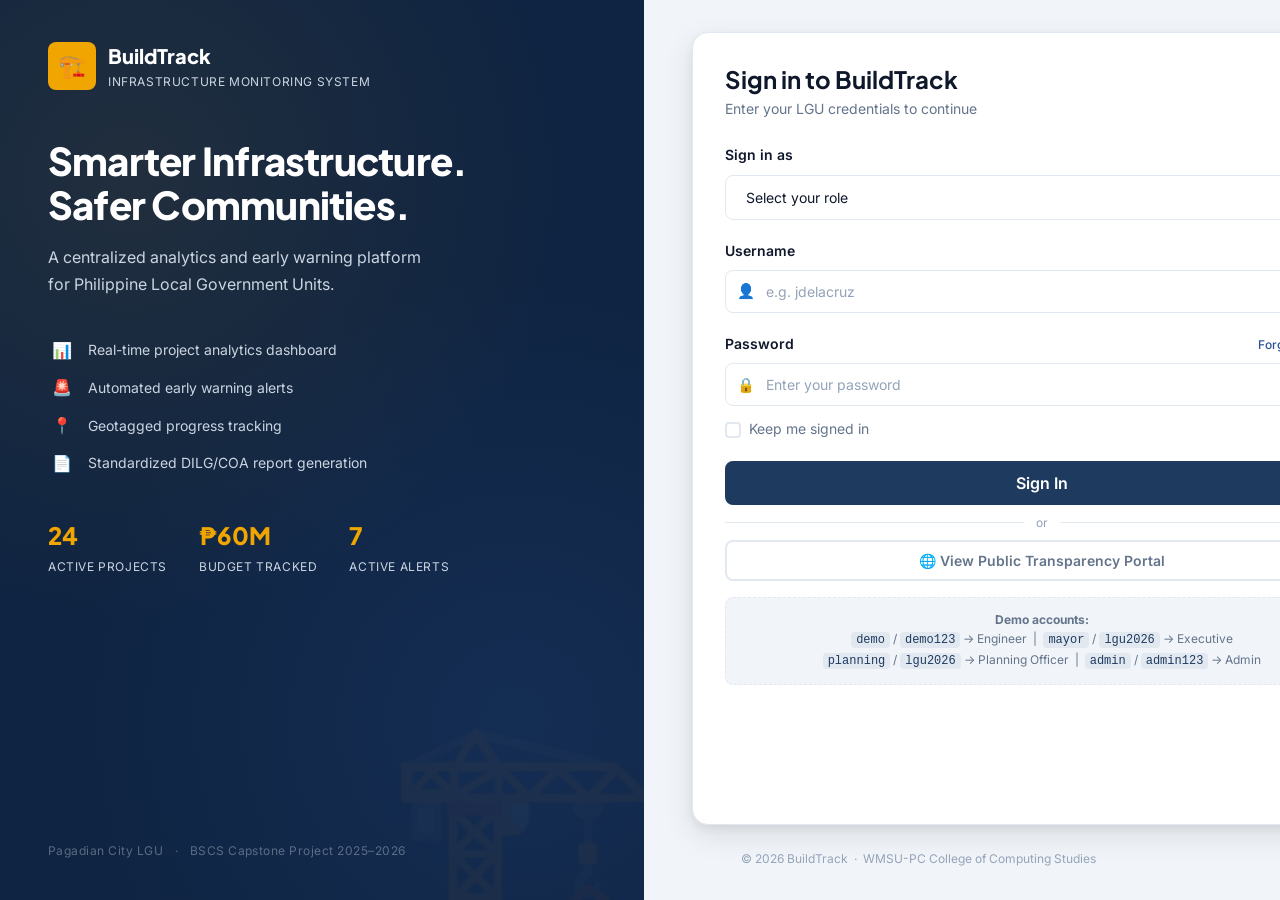
<file: BuildTrackPrototype/buildtrack/index.html>
<!DOCTYPE html>
<html lang="en">
<head>
  <meta charset="UTF-8" />
  <meta name="viewport" content="width=device-width, initial-scale=1.0" />
  <title>BuildTrack — Login</title>

  <!-- Google Fonts -->
  <link rel="preconnect" href="https://fonts.googleapis.com" />
  <link rel="preconnect" href="https://fonts.gstatic.com" crossorigin />
  <link href="https://fonts.googleapis.com/css2?family=Inter:wght@400;500;600;700&family=Plus+Jakarta+Sans:wght@600;700;800&display=swap" rel="stylesheet" />

  <link rel="stylesheet" href="../css/global.css" />
  <link rel="stylesheet" href="../css/login.css" />
</head>
<body class="login-page">

  <div class="login-shell">

    <!-- ── LEFT PANEL ── -->
    <div class="login-left">
      <div class="login-left__content">

        <!-- Logo -->
        <div class="login-logo">
          <div class="login-logo__icon">🏗️</div>
          <div>
            <div class="login-logo__name">BuildTrack</div>
            <div class="login-logo__sub">Infrastructure Monitoring System</div>
          </div>
        </div>

        <!-- Headline -->
        <div class="login-headline">
          <h1>Smarter Infrastructure.<br/>Safer Communities.</h1>
          <p>A centralized analytics and early warning platform for Philippine Local Government Units.</p>
        </div>

        <!-- Feature pills -->
        <ul class="login-features">
          <li class="login-feature">
            <span class="login-feature__icon">📊</span>
            <span>Real-time project analytics dashboard</span>
          </li>
          <li class="login-feature">
            <span class="login-feature__icon">🚨</span>
            <span>Automated early warning alerts</span>
          </li>
          <li class="login-feature">
            <span class="login-feature__icon">📍</span>
            <span>Geotagged progress tracking</span>
          </li>
          <li class="login-feature">
            <span class="login-feature__icon">📄</span>
            <span>Standardized DILG/COA report generation</span>
          </li>
        </ul>

        <!-- Stats row -->
        <div class="login-stats">
          <div class="login-stat">
            <span class="login-stat__value">24</span>
            <span class="login-stat__label">Active Projects</span>
          </div>
          <div class="login-stat">
            <span class="login-stat__value">₱60M</span>
            <span class="login-stat__label">Budget Tracked</span>
          </div>
          <div class="login-stat">
            <span class="login-stat__value">7</span>
            <span class="login-stat__label">Active Alerts</span>
          </div>
        </div>

      </div>

      <!-- LGU branding footer -->
      <div class="login-left__footer">
        <span>Pagadian City LGU</span>
        <span class="sep">·</span>
        <span>BSCS Capstone Project 2025–2026</span>
      </div>
    </div>

    <!-- ── RIGHT PANEL (Login Form) ── -->
    <div class="login-right">
      <div class="login-form-card">

        <div class="login-form-header">
          <h2>Sign in to BuildTrack</h2>
          <p>Enter your LGU credentials to continue</p>
        </div>

        <form id="loginForm" class="login-form" novalidate>

          <!-- Role selector (informational only — role is set by credentials) -->
          <div class="form-group">
            <label class="form-label" for="role">Sign in as <span class="form-hint" style="font-weight:400;">(optional)</span></label>
            <select class="form-select" id="role" name="role">
              <option value="">Select your role</option>
              <option value="engineer">LGU Project Engineer</option>
              <option value="executive">Local Chief Executive</option>
              <option value="planning">Planning & Development Officer</option>
              <option value="admin">System Administrator</option>
            </select>
          </div>

          <!-- Username -->
          <div class="form-group">
            <label class="form-label" for="username">Username</label>
            <div class="input-icon-wrap">
              <span class="input-icon">👤</span>
              <input
                class="form-input"
                type="text"
                id="username"
                name="username"
                placeholder="e.g. jdelacruz"
                autocomplete="username"
              />
            </div>
            <span class="form-error hidden" id="usernameError">Username is required.</span>
          </div>

          <!-- Password -->
          <div class="form-group">
            <label class="form-label" for="password">
              Password
              <a href="#" class="forgot-link" tabindex="-1">Forgot password?</a>
            </label>
            <div class="input-icon-wrap">
              <span class="input-icon">🔒</span>
              <input
                class="form-input"
                type="password"
                id="password"
                name="password"
                placeholder="Enter your password"
                autocomplete="current-password"
              />
              <button type="button" class="toggle-password" id="togglePassword" aria-label="Show password">
                👁️
              </button>
            </div>
            <span class="form-error hidden" id="passwordError">Password is required.</span>
          </div>

          <!-- Remember me -->
          <div class="login-remember">
            <label class="checkbox-label">
              <input type="checkbox" id="remember" name="remember" />
              <span class="checkbox-custom"></span>
              Keep me signed in
            </label>
          </div>

          <!-- Error alert (wrong credentials) -->
          <div class="login-alert hidden" id="loginAlert">
            <span>⚠️</span>
            <span id="loginAlertMsg">Invalid username or password. Please try again.</span>
          </div>

          <!-- Submit -->
          <button type="submit" class="btn btn--primary w-full login-submit" id="submitBtn">
            <span id="submitText">Sign In</span>
            <span id="submitSpinner" class="spinner hidden"></span>
          </button>

        </form>

        <!-- Divider -->
        <div class="login-divider">
          <span>or</span>
        </div>

        <!-- Public portal link -->
        <a href="../pages/public-portal.html" class="btn btn--ghost w-full">
          🌐 View Public Transparency Portal
        </a>

        <!-- Demo credentials note -->
        <div class="login-demo-note">
          <strong>Demo accounts:</strong><br/>
          <code>demo</code> / <code>demo123</code> → Engineer &nbsp;|&nbsp;
          <code>mayor</code> / <code>lgu2026</code> → Executive<br/>
          <code>planning</code> / <code>lgu2026</code> → Planning Officer &nbsp;|&nbsp;
          <code>admin</code> / <code>admin123</code> → Admin
        </div>

      </div>

      <!-- Footer -->
      <div class="login-right__footer">
        <span>© 2026 BuildTrack &nbsp;·&nbsp; WMSU-PC College of Computing Studies</span>
      </div>
    </div>

  </div>

  <script src="../js/login.js"></script>
</body>
</html>
</file>
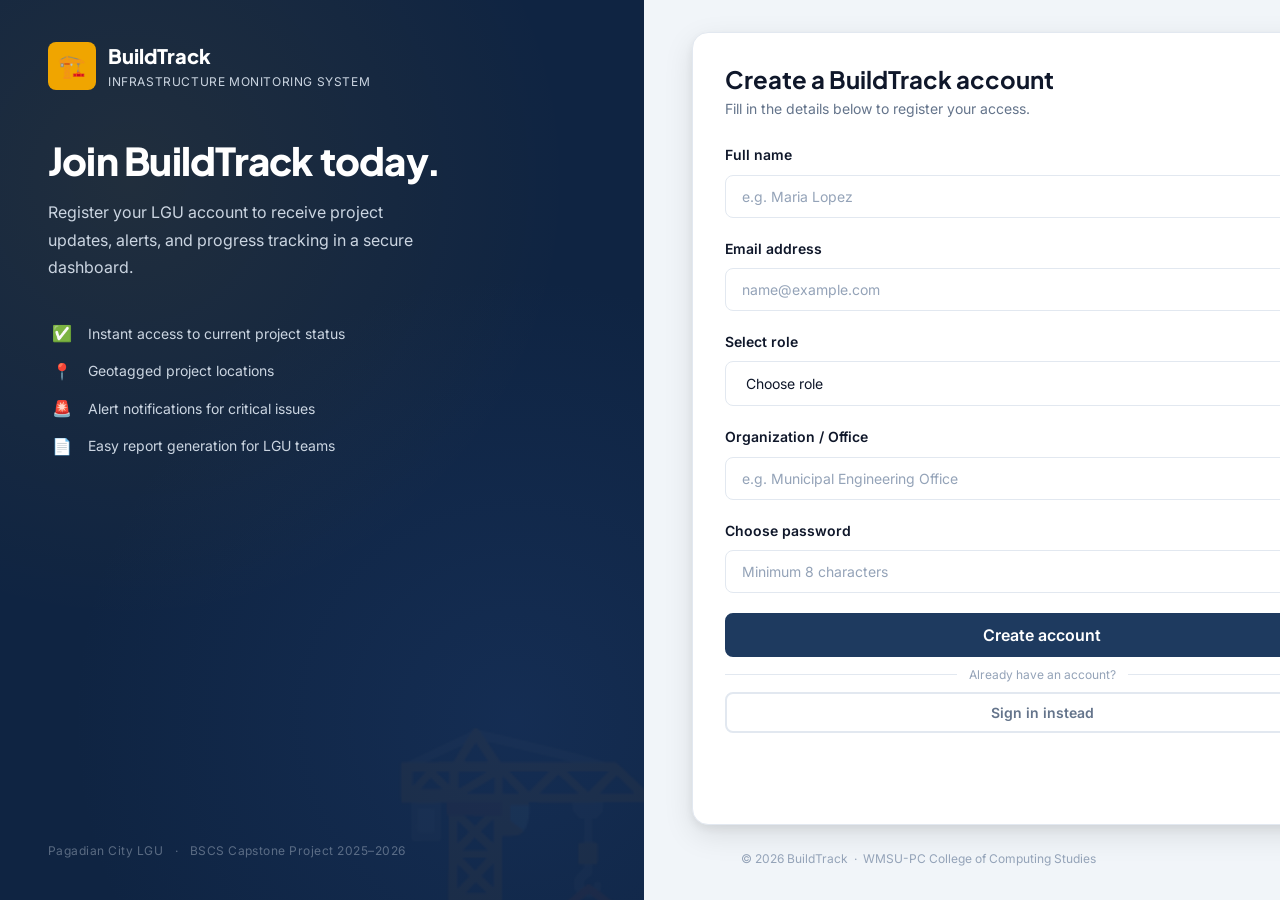
<file: BuildTrackPrototype/buildtrack/signup.html>
<!DOCTYPE html>
<html lang="en">
<head>
  <meta charset="UTF-8" />
  <meta name="viewport" content="width=device-width, initial-scale=1.0" />
  <title>BuildTrack — Sign Up</title>
  <link rel="preconnect" href="https://fonts.googleapis.com" />
  <link rel="preconnect" href="https://fonts.gstatic.com" crossorigin />
  <link href="https://fonts.googleapis.com/css2?family=Inter:wght@400;500;600;700&family=Plus+Jakarta+Sans:wght@600;700;800&display=swap" rel="stylesheet" />
  <link rel="stylesheet" href="../css/global.css" />
  <link rel="stylesheet" href="../css/login.css" />
</head>
<body class="login-page">
  <div class="login-shell">
    <div class="login-left">
      <div class="login-left__content">
        <div class="login-logo">
          <div class="login-logo__icon">🏗️</div>
          <div>
            <div class="login-logo__name">BuildTrack</div>
            <div class="login-logo__sub">Infrastructure Monitoring System</div>
          </div>
        </div>

        <div class="login-headline">
          <h1>Join BuildTrack today.</h1>
          <p>Register your LGU account to receive project updates, alerts, and progress tracking in a secure dashboard.</p>
        </div>

        <ul class="login-features">
          <li class="login-feature"><span class="login-feature__icon">✅</span><span>Instant access to current project status</span></li>
          <li class="login-feature"><span class="login-feature__icon">📍</span><span>Geotagged project locations</span></li>
          <li class="login-feature"><span class="login-feature__icon">🚨</span><span>Alert notifications for critical issues</span></li>
          <li class="login-feature"><span class="login-feature__icon">📄</span><span>Easy report generation for LGU teams</span></li>
        </ul>
      </div>
      <div class="login-left__footer">
        <span>Pagadian City LGU</span>
        <span class="sep">·</span>
        <span>BSCS Capstone Project 2025–2026</span>
      </div>
    </div>

    <div class="login-right">
      <div class="login-form-card">
        <div class="login-form-header">
          <h2>Create a BuildTrack account</h2>
          <p>Fill in the details below to register your access.</p>
        </div>

        <form class="login-form" novalidate>
          <div class="form-group">
            <label class="form-label" for="fullName">Full name</label>
            <input class="form-input" type="text" id="fullName" name="fullName" placeholder="e.g. Maria Lopez" />
          </div>
          <div class="form-group">
            <label class="form-label" for="email">Email address</label>
            <input class="form-input" type="email" id="email" name="email" placeholder="name@example.com" />
          </div>
          <div class="form-group">
            <label class="form-label" for="role">Select role</label>
            <select class="form-select" id="role" name="role">
              <option value="">Choose role</option>
              <option>LGU Project Engineer</option>
              <option>Local Chief Executive</option>
              <option>Planning & Development Officer</option>
              <option>System Administrator</option>
            </select>
          </div>
          <div class="form-group">
            <label class="form-label" for="org">Organization / Office</label>
            <input class="form-input" type="text" id="org" name="org" placeholder="e.g. Municipal Engineering Office" />
          </div>
          <div class="form-group">
            <label class="form-label" for="password">Choose password</label>
            <input class="form-input" type="password" id="password" name="password" placeholder="Minimum 8 characters" />
          </div>
          <button type="submit" class="btn btn--primary w-full login-submit">Create account</button>
        </form>

        <div class="login-divider"><span>Already have an account?</span></div>
        <a href="../buildtrack/index.html" class="btn btn--ghost w-full">Sign in instead</a>
      </div>

      <div class="login-right__footer">
        <span>© 2026 BuildTrack &nbsp;·&nbsp; WMSU-PC College of Computing Studies</span>
      </div>
    </div>
  </div>
</body>
</html>
</file>
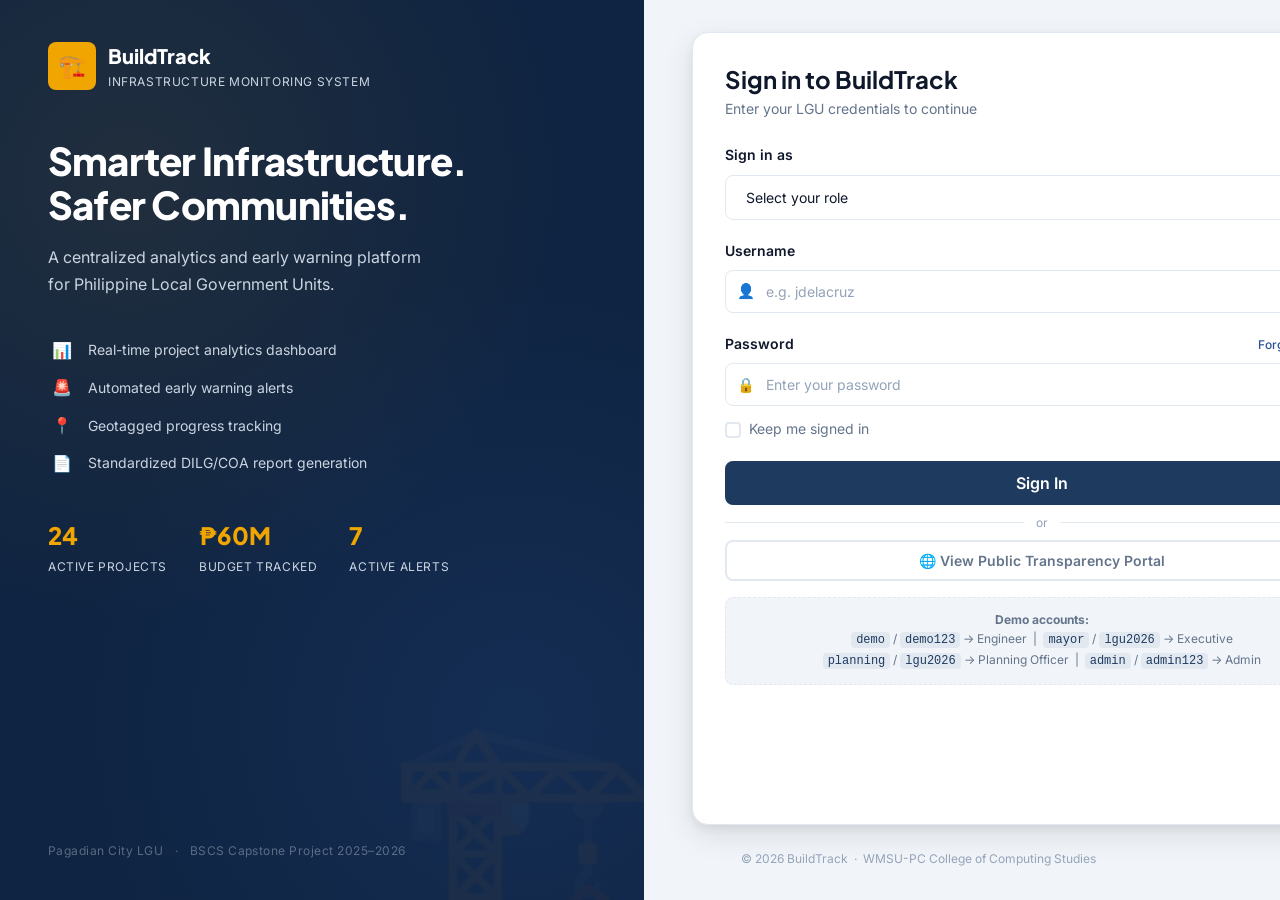
<file: BuildTrackPrototype/pages/early-warning.html>
<!DOCTYPE html>
<html lang="en">
<head>
  <meta charset="UTF-8" />
  <meta name="viewport" content="width=device-width, initial-scale=1.0" />
  <title>BuildTrack — Early Warning Alerts</title>

  <link rel="preconnect" href="https://fonts.googleapis.com" />
  <link rel="preconnect" href="https://fonts.gstatic.com" crossorigin />
  <link href="https://fonts.googleapis.com/css2?family=Inter:wght@400;500;600;700&family=Plus+Jakarta+Sans:wght@600;700;800&display=swap" rel="stylesheet" />

  <link rel="stylesheet" href="../css/global.css" />
  <link rel="stylesheet" href="../css/sidebar.css" />
  <link rel="stylesheet" href="../css/early-warning.css" />
</head>
<body>

<div class="app-shell">

  <aside class="sidebar" id="sidebar">
    <a href="../pages/dashboard.html" class="sidebar__logo">
      <div class="sidebar__logo-icon">&#x1F3D7;</div>
      <div class="sidebar__logo-text">
        <span class="sidebar__logo-name">BuildTrack</span>
        <span class="sidebar__logo-sub">LGU Monitoring System</span>
      </div>
    </a>
    <nav class="sidebar__nav">
      <div class="sidebar__section-label">Main</div>
      <a href="../pages/dashboard.html" class="sidebar__item" data-page="../pages/dashboard.html">
        <span class="sidebar__item-icon">&#x1F3E0;</span>
        <span class="sidebar__item-label">Dashboard</span>
      </a>
      <a href="project-list.html" class="sidebar__item" data-page="project-list.html">
        <span class="sidebar__item-icon">&#x1F4CB;</span>
        <span class="sidebar__item-label">Projects</span>
      </a>
      <a href="early-warning.html" class="sidebar__item is-active" data-page="early-warning.html">
        <span class="sidebar__item-icon">&#x1F6A8;</span>
        <span class="sidebar__item-label">Early Warnings</span>
        <span class="sidebar__badge">8</span>
      </a>
      <a href="map-view.html" class="sidebar__item" data-page="map-view.html">
        <span class="sidebar__item-icon">&#x1F4CD;</span>
        <span class="sidebar__item-label">Map View</span>
      </a>
      <a href="reports.html" class="sidebar__item" data-page="reports.html">
        <span class="sidebar__item-icon">&#x1F4CA;</span>
        <span class="sidebar__item-label">Reports & Analytics</span>
      </a>
      <div class="sidebar__section-label" style="margin-top:var(--space-4);">Admin</div>
      <a href="user-management.html" class="sidebar__item" data-page="user-management.html">
        <span class="sidebar__item-icon">&#x1F464;</span>
        <span class="sidebar__item-label">User Management</span>
      </a>
      <div class="sidebar__section-label" style="margin-top:var(--space-4);">Public</div>
      <a href="public-portal.html" class="sidebar__item" target="_blank">
        <span class="sidebar__item-icon">&#x1F310;</span>
        <span class="sidebar__item-label">Public Portal</span>
      </a>
    </nav>
    <div class="sidebar__footer">
      <div class="sidebar__user">
        <div class="sidebar__avatar" id="sidebarAvatar">D</div>
        <div class="sidebar__user-info">
          <div class="sidebar__user-name" id="sidebarUserName">Demo User</div>
          <div class="sidebar__user-role" id="sidebarUserRole">LGU Engineer</div>
        </div>
        <a href="../buildtrack/index.html" class="sidebar__logout" title="Sign out">&#x23CF;</a>
      </div>
    </div>
  </aside>

  <div class="sidebar-overlay" id="sidebarOverlay"></div>

  <div class="main-content">
    <header class="topnav">
      <button class="topnav__menu-btn" id="menuBtn" aria-label="Open menu">&#x2630;</button>
      <div class="topnav__search">
        <span class="topnav__search-icon">&#x1F50D;</span>
        <input type="text" placeholder="Search alerts…" id="globalSearch" />
      </div>
      <div class="topnav__actions">
        <a href="project-list.html" class="topnav__notif" title="View projects">
          &#x1F514;<span class="topnav__notif-dot"></span>
        </a>
      </div>
    </header>

    <main class="page-body">
      <div class="page-header">
        <div class="flex items-center justify-between">
          <div>
            <h1>Early Warning Alerts</h1>
            <p>Monitor incoming alerts, assess severity, and assign response actions quickly.</p>
          </div>
          <button class="btn btn--primary" id="refreshAlertsBtn">Refresh Alerts</button>
        </div>
      </div>

      <div class="ew-summary-grid mb-6">
        <article class="stat-card">
          <div class="stat-card__icon stat-card__icon--blue">&#x1F6A8;</div>
          <div class="stat-card__body">
            <div class="stat-card__value" id="alertTotal">8</div>
            <div class="stat-card__label">Active Alerts</div>
          </div>
        </article>
        <article class="stat-card">
          <div class="stat-card__icon stat-card__icon--red">&#x1F534;</div>
          <div class="stat-card__body">
            <div class="stat-card__value" id="alertCritical">3</div>
            <div class="stat-card__label">Critical Alerts</div>
          </div>
        </article>
        <article class="stat-card">
          <div class="stat-card__icon stat-card__icon--yellow">&#x1F7E1;</div>
          <div class="stat-card__body">
            <div class="stat-card__value" id="alertWarning">4</div>
            <div class="stat-card__label">Warning Alerts</div>
          </div>
        </article>
        <article class="stat-card">
          <div class="stat-card__icon stat-card__icon--green">&#x2705;</div>
          <div class="stat-card__body">
            <div class="stat-card__value" id="alertResolved">1</div>
            <div class="stat-card__label">Resolved Alerts</div>
          </div>
        </article>
      </div>

      <section class="ew-page-grid">
        <div class="ew-table-panel card">
          <div class="card-header">
            <div>
              <h2 class="card-title">Alert Inbox</h2>
              <p class="text-muted">Filter alerts by status, severity, or project to identify priorities.</p>
            </div>
            <div class="ew-filter-actions">
              <div class="ew-filter-group">
                <label class="filter-label" for="alertSearch">Search</label>
                <input id="alertSearch" class="filter-input" type="search" placeholder="Search by project or alert type" />
              </div>
              <div class="ew-filter-group">
                <label class="filter-label" for="filterSeverity">Severity</label>
                <select id="filterSeverity" class="filter-select">
                  <option value="">All severities</option>
                  <option value="Critical">Critical</option>
                  <option value="Warning">Warning</option>
                  <option value="Monitor">Monitor</option>
                </select>
              </div>
              <div class="ew-filter-group">
                <label class="filter-label" for="filterStatus">Status</label>
                <select id="filterStatus" class="filter-select">
                  <option value="">All statuses</option>
                  <option value="Generated">Generated</option>
                  <option value="Acknowledged">Acknowledged</option>
                  <option value="Action Taken">Action Taken</option>
                  <option value="For Review">For Review</option>
                  <option value="Resolved">Resolved</option>
                  <option value="Endorsed to Executive">Endorsed to Executive</option>
                </select>
              </div>
              <button class="btn btn--ghost btn--sm" id="clearAlertFilters">Reset</button>
            </div>
          </div>

          <div class="table-wrapper">
            <table class="table" id="alertsTable">
              <thead>
                <tr>
                  <th>Alert ID</th>
                  <th>Project Name</th>
                  <th>Alert Type</th>
                  <th>Severity</th>
                  <th>Date Generated</th>
                  <th>Days to Impact</th>
                  <th>Status</th>
                  <th>Action</th>
                </tr>
              </thead>
              <tbody id="alertsTableBody">
                <!-- Rendered by JS -->
              </tbody>
            </table>
          </div>
        </div>

        <aside class="ew-detail-panel card" id="alertDetailPanel">
          <div class="ew-panel-header">
            <div>
              <h2 class="card-title" id="alertDetailTitle">Select an alert</h2>
              <p class="text-muted">Alert details will appear here when you select a row.</p>
            </div>
          </div>
          <div class="ew-detail-content">
            <div class="ew-detail-section">
              <h3>Trigger Variables</h3>
              <p id="alertDetailVars">No alert selected.</p>
            </div>
              <div class="ew-detail-section">
              <h3>Status</h3>
              <p id="alertDetailStatus">No alert selected.</p>
            </div>
            <div class="ew-detail-section">
              <h3>Recommended Action</h3>
              <p id="alertDetailAction">Choose an alert to see recommended next steps.</p>
            </div>
            <div class="ew-detail-section role-only-engineer">
              <h3>Action Log</h3>
              <textarea id="alertActionLog" class="form-input" rows="3" placeholder="Describe the action taken (e.g. contacted contractor, ordered materials)"></textarea>
              <p class="text-muted">Log what you did before marking this alert for review.</p>
            </div>
            <div class="ew-detail-section role-only-planning role-only-admin">
              <h3>Review Notes</h3>
              <textarea id="alertReviewNote" class="form-input" rows="3" placeholder="Summarize verification details and endorsement messages."></textarea>
              <p class="text-muted">Planning Officer verifies the response and may endorse to the executive.</p>
            </div>
            <div class="ew-detail-section role-only-executive">
              <h3>Executive Response</h3>
              <p class="text-muted mb-4">When a critical alert is escalated to the executive level, you can:</p>
              <div class="executive-response-options">
                <div class="response-option">
                  <h4>📝 Note It</h4>
                  <p>"I have been informed of this issue" — Simple acknowledgment at executive level</p>
                  <button class="btn btn--secondary" id="noteItBtn">Mark as Noted</button>
                </div>
                <div class="response-option">
                  <h4>⚡ Direct Action</h4>
                  <p>Add a comment or instruction for immediate action</p>
                  <textarea id="executiveDirectionNote" class="form-input" rows="2" placeholder="e.g., 'Coordinate with contractor immediately' or 'Prepare incident report'"></textarea>
                  <button class="btn btn--primary" id="directActionBtn">Send Directive</button>
                </div>
              </div>
            </div>
            <div class="ew-detail-actions">
              <button class="btn btn--secondary role-only-engineer role-only-planning role-only-admin" id="acknowledgeAlertBtn">Acknowledge</button>
              <button class="btn btn--secondary role-only-engineer" id="actionTakenBtn">Action Taken</button>
              <button class="btn btn--danger role-only-engineer" id="markReviewBtn">Mark for Review</button>
              <button class="btn btn--primary role-only-planning role-only-admin" id="verifyResolveBtn">Verify & Resolve</button>
              <button class="btn btn--warning role-only-planning role-only-admin" id="endorseExecBtn">Endorse to Executive</button>
            </div>
          </div>
        </aside>
      </section>
    </main>
  </div>
</div>

<script src="../js/global.js"></script>
<script src="../js/early-warning.js"></script>
</body>
</html>
</file>
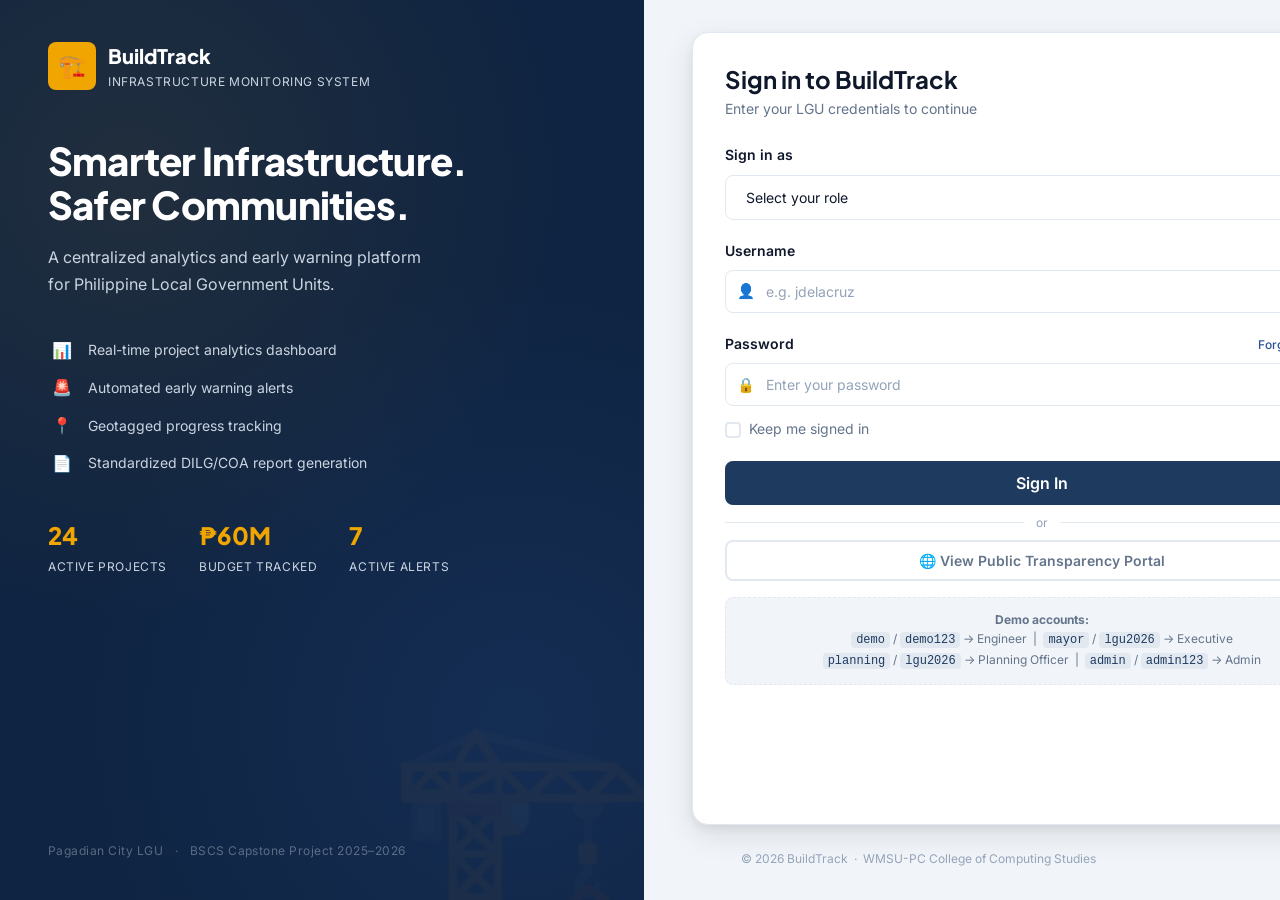
<file: BuildTrackPrototype/pages/project-list.html>
<!DOCTYPE html>
<html lang="en">
<head>
  <meta charset="UTF-8" />
  <meta name="viewport" content="width=device-width, initial-scale=1.0" />
  <title>BuildTrack — Projects</title>

  <link rel="preconnect" href="https://fonts.googleapis.com" />
  <link rel="preconnect" href="https://fonts.gstatic.com" crossorigin />
  <link href="https://fonts.googleapis.com/css2?family=Inter:wght@400;500;600;700&family=Plus+Jakarta+Sans:wght@600;700;800&display=swap" rel="stylesheet" />

  <link rel="stylesheet" href="../css/global.css" />
  <link rel="stylesheet" href="../css/sidebar.css" />
  <link rel="stylesheet" href="../css/project-list.css" />
</head>
<body>

<div class="app-shell">

  <!-- ══════════════════ SIDEBAR ══════════════════ -->
  <aside class="sidebar" id="sidebar">
    <a href="dashboard.html" class="sidebar__logo">
      <div class="sidebar__logo-icon">🏗️</div>
      <div class="sidebar__logo-text">
        <span class="sidebar__logo-name">BuildTrack</span>
        <span class="sidebar__logo-sub">LGU Monitoring System</span>
      </div>
    </a>
    <nav class="sidebar__nav">
      <div class="sidebar__section-label">Main</div>
      <a href="dashboard.html"     class="sidebar__item" data-page="dashboard.html">
        <span class="sidebar__item-icon">🏠</span>
        <span class="sidebar__item-label">Dashboard</span>
      </a>
      <a href="project-list.html"  class="sidebar__item is-active" data-page="project-list.html">
        <span class="sidebar__item-icon">📋</span>
        <span class="sidebar__item-label">Projects</span>
      </a>
      <a href="early-warning.html" class="sidebar__item" data-page="early-warning.html">
        <span class="sidebar__item-icon">🚨</span>
        <span class="sidebar__item-label">Early Warnings</span>
        <span class="sidebar__badge">7</span>
      </a>
      <a href="map-view.html"      class="sidebar__item" data-page="map-view.html">
        <span class="sidebar__item-icon">📍</span>
        <span class="sidebar__item-label">Map View</span>
      </a>
      <a href="reports.html"       class="sidebar__item" data-page="reports.html">
        <span class="sidebar__item-icon">📊</span>
        <span class="sidebar__item-label">Reports & Analytics</span>
      </a>
      <div class="sidebar__section-label" style="margin-top:var(--space-4);">Admin</div>
      <a href="user-management.html" class="sidebar__item" data-page="user-management.html">
        <span class="sidebar__item-icon">👤</span>
        <span class="sidebar__item-label">User Management</span>
      </a>
      <div class="sidebar__section-label" style="margin-top:var(--space-4);">Public</div>
      <a href="public-portal.html" class="sidebar__item" target="_blank">
        <span class="sidebar__item-icon">🌐</span>
        <span class="sidebar__item-label">Public Portal</span>
      </a>
    </nav>
    <div class="sidebar__footer">
      <div class="sidebar__user">
        <div class="sidebar__avatar" id="sidebarAvatar">D</div>
        <div class="sidebar__user-info">
          <div class="sidebar__user-name" id="sidebarUserName">Demo User</div>
          <div class="sidebar__user-role" id="sidebarUserRole">LGU Engineer</div>
        </div>
        <a href="../buildtrack/index.html" class="sidebar__logout" title="Sign out">⏏️</a>
      </div>
    </div>
  </aside>

  <div class="sidebar-overlay" id="sidebarOverlay"></div>

  <!-- ══════════════════ MAIN CONTENT ══════════════════ -->
  <div class="main-content">

    <!-- Top Navbar -->
    <header class="topnav">
      <button class="topnav__menu-btn" id="menuBtn" aria-label="Open menu">☰</button>
      <div class="topnav__search">
        <span class="topnav__search-icon">🔍</span>
        <input type="text" placeholder="Search projects…" id="globalSearch" />
      </div>
      <div class="topnav__actions">
        <a href="early-warning.html" class="topnav__notif" title="Active alerts">
          🔔<span class="topnav__notif-dot"></span>
        </a>
      </div>
    </header>

    <!-- Page Body -->
    <main class="page-body">

      <!-- Page Header -->
      <div class="page-header">
        <div class="flex items-center justify-between">
          <div>
            <h1>Projects</h1>
          </div>
          <button class="btn btn--primary role-add-project" id="addProjectBtn">+ Add New Project</button>
        </div>
      </div>

      <!-- ── Stats Cards ── -->
      <div class="pl-stats-grid mb-6">
        <div class="stat-card stat-card--alt">
          <div class="stat-card__icon stat-card__icon--blue">📋</div>
          <div>
            <div class="stat-card__value" id="statTotal">24</div>
            <div class="stat-card__label">Total Projects</div>
          </div>
        </div>
        <div class="stat-card stat-card--alt">
          <div class="stat-card__icon stat-card__icon--green">✅</div>
          <div>
            <div class="stat-card__value" id="statOnTrack">14</div>
            <div class="stat-card__label">On-Track</div>
          </div>
        </div>
        <div class="stat-card stat-card--alt">
          <div class="stat-card__icon stat-card__icon--yellow">⚠️</div>
          <div>
            <div class="stat-card__value" id="statAtRisk">6</div>
            <div class="stat-card__label">At Risk</div>
          </div>
        </div>
        <div class="stat-card stat-card--alt">
          <div class="stat-card__icon stat-card__icon--red">🚨</div>
          <div>
            <div class="stat-card__value" id="statDelayed">4</div>
            <div class="stat-card__label">Delayed</div>
          </div>
        </div>
        <div class="stat-card stat-card--alt">
          <div class="stat-card__icon stat-card__icon--info">🏁</div>
          <div>
            <div class="stat-card__value" id="statCompleted">0</div>
            <div class="stat-card__label">Completed</div>
          </div>
        </div>
      </div>

      <!-- ── Filter Bar ── -->
      <div class="card pl-filter-bar mb-4">
        <div class="pl-filter-bar__left">
          <!-- Search -->
          <div class="pl-search-wrap">
            <span class="pl-search-icon">🔍</span>
            <input
              type="text"
              class="pl-search-input"
              id="projectSearch"
              placeholder="Search by name, contractor, or barangay…"
            />
          </div>
        </div>
        <div class="pl-filter-bar__right">
          <!-- Status filter -->
          <select class="filter-select" id="filterStatus">
            <option value="">All Statuses</option>
            <option value="On-Track">On-Track</option>
            <option value="At Risk">At Risk</option>
            <option value="Delayed">Delayed</option>
            <option value="Completed">Completed</option>
          </select>
          <!-- Type filter -->
          <select class="filter-select" id="filterType">
            <option value="">All Types</option>
            <option value="road">Road</option>
            <option value="bridge">Bridge</option>
            <option value="building">Building</option>
            <option value="flood">Flood Control</option>
            <option value="drainage">Drainage</option>
            <option value="other">Other</option>
          </select>
          <!-- Sort -->
          <select class="filter-select" id="filterSort">
            <option value="id-asc">ID ↑</option>
            <option value="id-desc">ID ↓</option>
            <option value="progress-asc">Progress ↑</option>
            <option value="progress-desc">Progress ↓</option>
            <option value="target-asc">Target Date ↑</option>
            <option value="target-desc">Target Date ↓</option>
          </select>
          <!-- Clear -->
          <button class="btn btn--ghost btn--sm" id="clearFilters">✕ Clear</button>
        </div>
      </div>

      <!-- ── Results count ── -->
      <div class="pl-results-row mb-3">
        <span class="pl-results-count" id="resultsCount">Showing 8 projects</span>
        <div class="pl-view-toggle">
          <button class="view-btn is-active" id="viewTable" title="Table view">☰</button>
          <button class="view-btn" id="viewCards" title="Card view">⊞</button>
        </div>
      </div>

      <!-- ── TABLE VIEW ── -->
      <div id="tableView">
        <div class="card" style="padding:0; overflow:hidden;">
          <div class="table-wrapper">
            <table class="table" id="projectsTable">
              <thead>
                <tr>
                  <th class="sortable" data-col="id">ID <span class="sort-icon">↕</span></th>
                  <th>Project Title</th>
                  <th>Type</th>
                  <th>Contractor</th>
                  <th class="sortable" data-col="budget">Budget (₱)</th>
                  <th class="sortable" data-col="physical">Physical %</th>
                  <th class="sortable" data-col="financial">Financial %</th>
                  <th class="sortable" data-col="target">Target Date</th>
                  <th>Status</th>
                  <th>Actions</th>
                </tr>
              </thead>
              <tbody id="projectsTableBody">
                <!-- Populated by JS -->
              </tbody>
            </table>
          </div>

          <!-- Empty state -->
          <div class="empty-state hidden" id="tableEmpty">
            <span class="empty-state__icon">🔍</span>
            <span class="empty-state__title">No projects found</span>
            <span class="empty-state__desc">Try adjusting your search or filters.</span>
          </div>
        </div>
      </div>

      <!-- ── CARD VIEW ── -->
      <div id="cardView" class="hidden">
        <div class="project-cards-grid" id="projectCardsGrid">
          <!-- Populated by JS -->
        </div>
        <div class="empty-state hidden" id="cardsEmpty">
          <span class="empty-state__icon">🔍</span>
          <span class="empty-state__title">No projects found</span>
          <span class="empty-state__desc">Try adjusting your search or filters.</span>
        </div>
      </div>

      <!-- ── Pagination ── -->
      <div class="pl-pagination" id="pagination">
        <button class="btn btn--ghost btn--sm" id="prevPage">← Prev</button>
        <div class="pagination-pages" id="paginationPages"></div>
        <button class="btn btn--ghost btn--sm" id="nextPage">Next →</button>
      </div>

    </main>
  </div>
</div>

<!-- ══════════════════════════════════════
     ADD / EDIT PROJECT MODAL
     ══════════════════════════════════════ -->
<div class="modal-overlay role-add-project" id="projectModal">
  <div class="modal modal--wide">
    <div class="modal__header">
      <h3 class="modal__title" id="modalTitle">Add New Project</h3>
      <button class="modal__close" data-close-modal>✕</button>
    </div>

    <form id="projectForm" novalidate>
      <div class="modal-form-grid">

        <!-- Project Title -->
        <div class="form-group" style="grid-column: 1/-1;">
          <label class="form-label" for="fTitle">Project Title <span class="required">*</span></label>
          <input class="form-input" type="text" id="fTitle" placeholder="e.g. Brgy. Dao Road Concreting Phase 2" />
          <span class="form-error hidden" id="fTitleErr">Title is required.</span>
        </div>

        <!-- Type -->
        <div class="form-group">
          <label class="form-label" for="fType">Project Type <span class="required">*</span></label>
          <select class="form-select" id="fType">
            <option value="">Select type</option>
            <option value="road">Road</option>
            <option value="bridge">Bridge</option>
            <option value="building">Building</option>
            <option value="flood">Flood Control</option>
            <option value="drainage">Drainage</option>
            <option value="other">Other</option>
          </select>
          <span class="form-error hidden" id="fTypeErr">Type is required.</span>
        </div>

        <!-- Location -->
        <div class="form-group">
          <label class="form-label" for="fLocation">Location / Barangay <span class="required">*</span></label>
          <input class="form-input" type="text" id="fLocation" placeholder="e.g. Brgy. Dao, Pagadian City" />
          <span class="form-error hidden" id="fLocationErr">Location is required.</span>
        </div>

        <!-- Contractor -->
        <div class="form-group">
          <label class="form-label" for="fContractor">Contractor <span class="required">*</span></label>
          <input class="form-input" type="text" id="fContractor" placeholder="e.g. JRC Builders Inc." />
          <span class="form-error hidden" id="fContractorErr">Contractor is required.</span>
        </div>

        <!-- Budget -->
        <div class="form-group">
          <label class="form-label" for="fBudget">Approved Budget (₱) <span class="required">*</span></label>
          <input class="form-input" type="number" id="fBudget" placeholder="e.g. 2500000" min="0" />
          <span class="form-error hidden" id="fBudgetErr">A valid budget amount is required.</span>
        </div>

        <!-- Start Date -->
        <div class="form-group">
          <label class="form-label" for="fStart">Start Date <span class="required">*</span></label>
          <input class="form-input" type="date" id="fStart" />
          <span class="form-error hidden" id="fStartErr">Start date is required.</span>
        </div>

        <!-- Target Date -->
        <div class="form-group">
          <label class="form-label" for="fTarget">Target Completion Date <span class="required">*</span></label>
          <input class="form-input" type="date" id="fTarget" />
          <span class="form-error hidden" id="fTargetErr">Target date is required.</span>
        </div>

        <!-- Physical Progress -->
        <div class="form-group">
          <label class="form-label" for="fPhysical">Physical Accomplishment (%)</label>
          <input class="form-input" type="number" id="fPhysical" placeholder="0" min="0" max="100" value="0" />
        </div>

        <!-- Financial Progress -->
        <div class="form-group">
          <label class="form-label" for="fFinancial">Financial Accomplishment (%)</label>
          <input class="form-input" type="number" id="fFinancial" placeholder="0" min="0" max="100" value="0" />
        </div>

        <!-- Implementing Office -->
        <div class="form-group" style="grid-column: 1/-1;">
          <label class="form-label" for="fOffice">Implementing Office</label>
          <input class="form-input" type="text" id="fOffice" placeholder="e.g. Municipal Engineering Office" />
        </div>

      </div>
    </form>

    <div class="modal__footer">
      <button class="btn btn--ghost" data-close-modal>Cancel</button>
      <button class="btn btn--primary" id="saveProjectBtn">Save Project</button>
    </div>
  </div>
</div>

<!-- ══════════════════════════════════════
     DELETE CONFIRM MODAL
     ══════════════════════════════════════ -->
<div class="modal-overlay" id="deleteModal">
  <div class="modal">
    <div class="modal__header">
      <h3 class="modal__title">Delete Project</h3>
      <button class="modal__close" data-close-modal>✕</button>
    </div>
    <p style="color:var(--color-text-muted); font-size:var(--text-sm);">
      Are you sure you want to delete <strong id="deleteProjectName"></strong>?
      This action cannot be undone.
    </p>
    <div class="modal__footer">
      <button class="btn btn--ghost" data-close-modal>Cancel</button>
      <button class="btn btn--danger" id="confirmDeleteBtn">Delete Project</button>
    </div>
  </div>
</div>

<script src="../js/global.js"></script>
<script src="../js/project-list.js"></script>
</body>
</html>
</file>
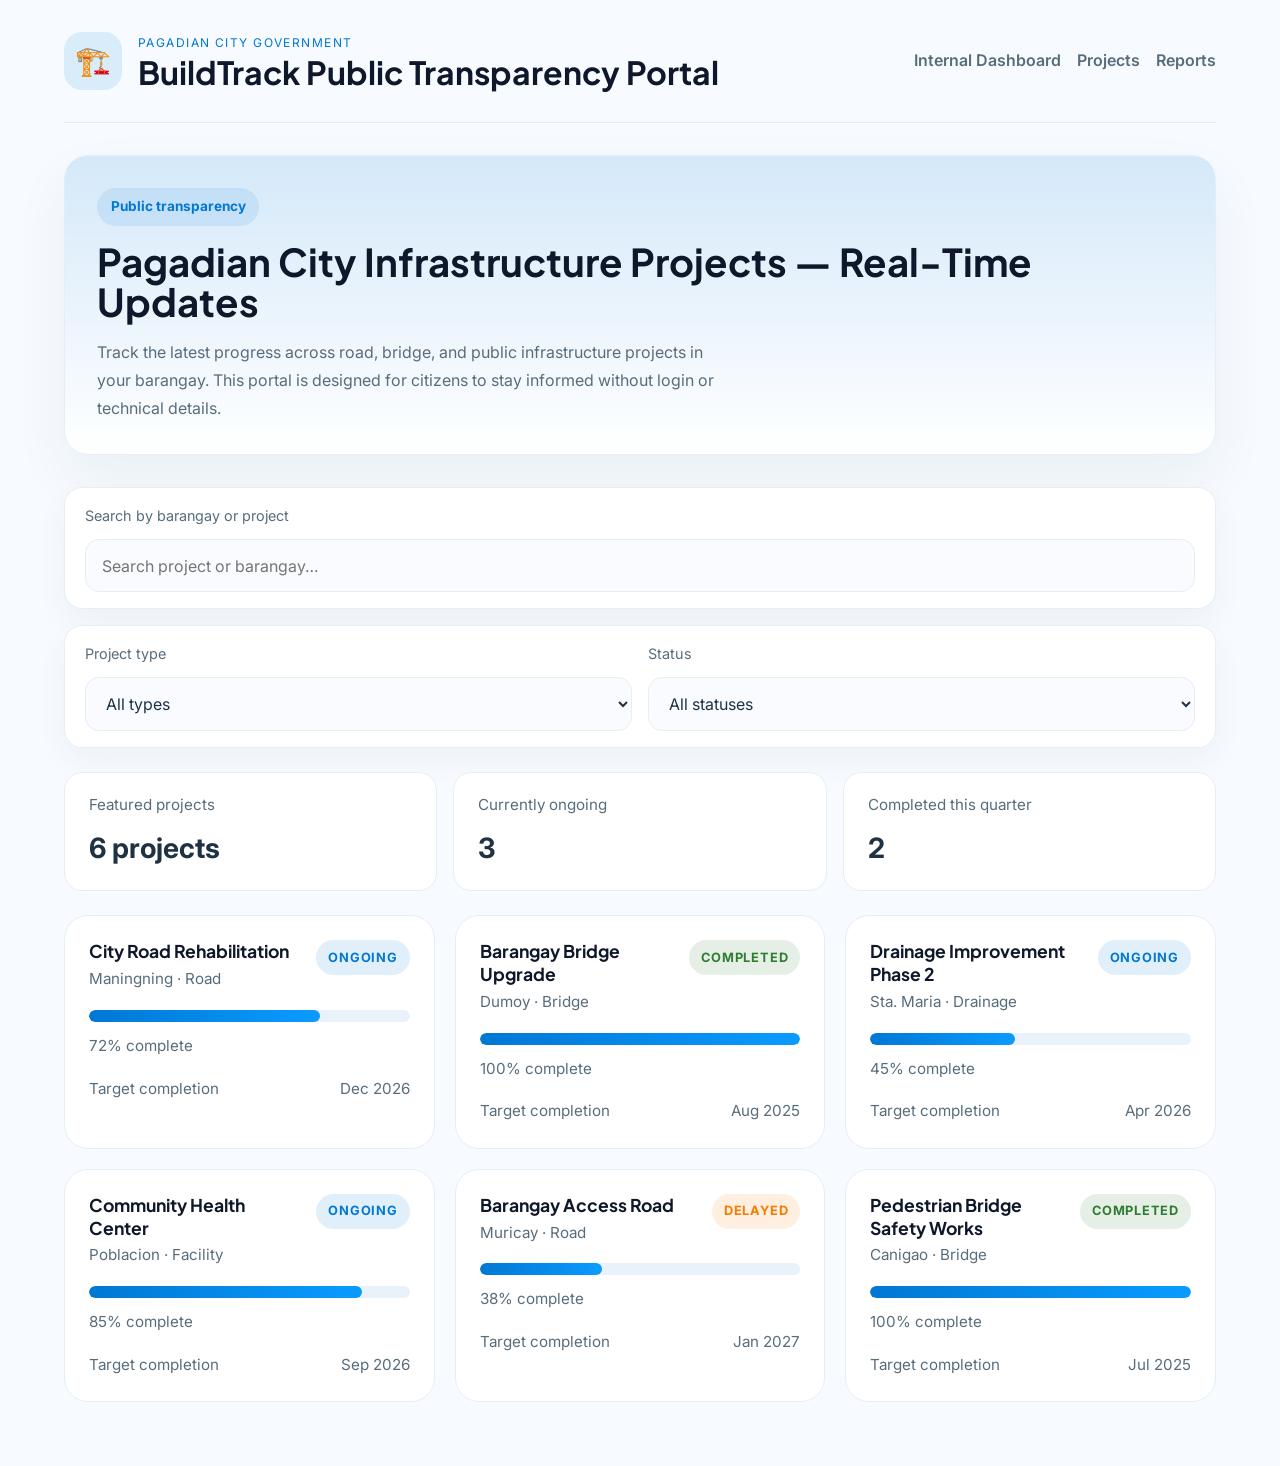
<file: BuildTrackPrototype/pages/public-portal.html>
<!doctype html>
<html lang="en">
<head>
  <meta charset="utf-8" />
  <meta name="viewport" content="width=device-width, initial-scale=1" />
  <title>BuildTrack — Public Transparency Portal</title>
  <link rel="stylesheet" href="../css/global.css" />
  <link rel="stylesheet" href="../css/public-portal.css" />
</head>
<body>
  <div class="public-portal-shell">
    <header class="portal-header">
      <div class="portal-brand">
        <div class="portal-brand__logo">🏗️</div>
        <div>
          <p class="portal-brand__eyebrow">Pagadian City Government</p>
          <h1 class="portal-brand__title">BuildTrack Public Transparency Portal</h1>
        </div>
      </div>
      <nav class="portal-nav">
        <a href="dashboard.html">Internal Dashboard</a>
        <a href="project-list.html">Projects</a>
        <a href="reports.html">Reports</a>
      </nav>
    </header>

    <main class="portal-main">
      <section class="portal-hero">
        <div class="hero-copy">
          <span class="hero-tag">Public transparency</span>
          <h2>Pagadian City Infrastructure Projects — Real-Time Updates</h2>
          <p>Track the latest progress across road, bridge, and public infrastructure projects in your barangay. This portal is designed for citizens to stay informed without login or technical details.</p>
        </div>
      </section>

      <section class="portal-controls">
        <div class="filter-card">
          <label class="filter-label" for="searchInput">Search by barangay or project</label>
          <input id="searchInput" class="filter-input" type="search" placeholder="Search project or barangay…" />
        </div>
        <div class="filter-card filter-card--split">
          <div>
            <label class="filter-label" for="typeFilter">Project type</label>
            <select id="typeFilter" class="filter-select">
              <option value="">All types</option>
              <option value="Road">Road</option>
              <option value="Bridge">Bridge</option>
              <option value="Drainage">Drainage</option>
              <option value="Facility">Facility</option>
            </select>
          </div>
          <div>
            <label class="filter-label" for="statusFilter">Status</label>
            <select id="statusFilter" class="filter-select">
              <option value="">All statuses</option>
              <option value="Ongoing">Ongoing</option>
              <option value="Completed">Completed</option>
              <option value="Delayed">Delayed</option>
            </select>
          </div>
        </div>
      </section>

      <section class="portal-summary" id="summarySection">
        <div class="summary-card">
          <p class="summary-card__label">Featured projects</p>
          <p class="summary-card__value" id="projectCount">0 projects</p>
        </div>
        <div class="summary-card">
          <p class="summary-card__label">Currently ongoing</p>
          <p class="summary-card__value" id="ongoingCount">0</p>
        </div>
        <div class="summary-card">
          <p class="summary-card__label">Completed this quarter</p>
          <p class="summary-card__value" id="completedCount">0</p>
        </div>
      </section>

      <section class="project-grid" id="projectGrid"></section>
    </main>
  </div>

  <script src="../js/public-portal.js"></script>
</body>
</html>
</file>
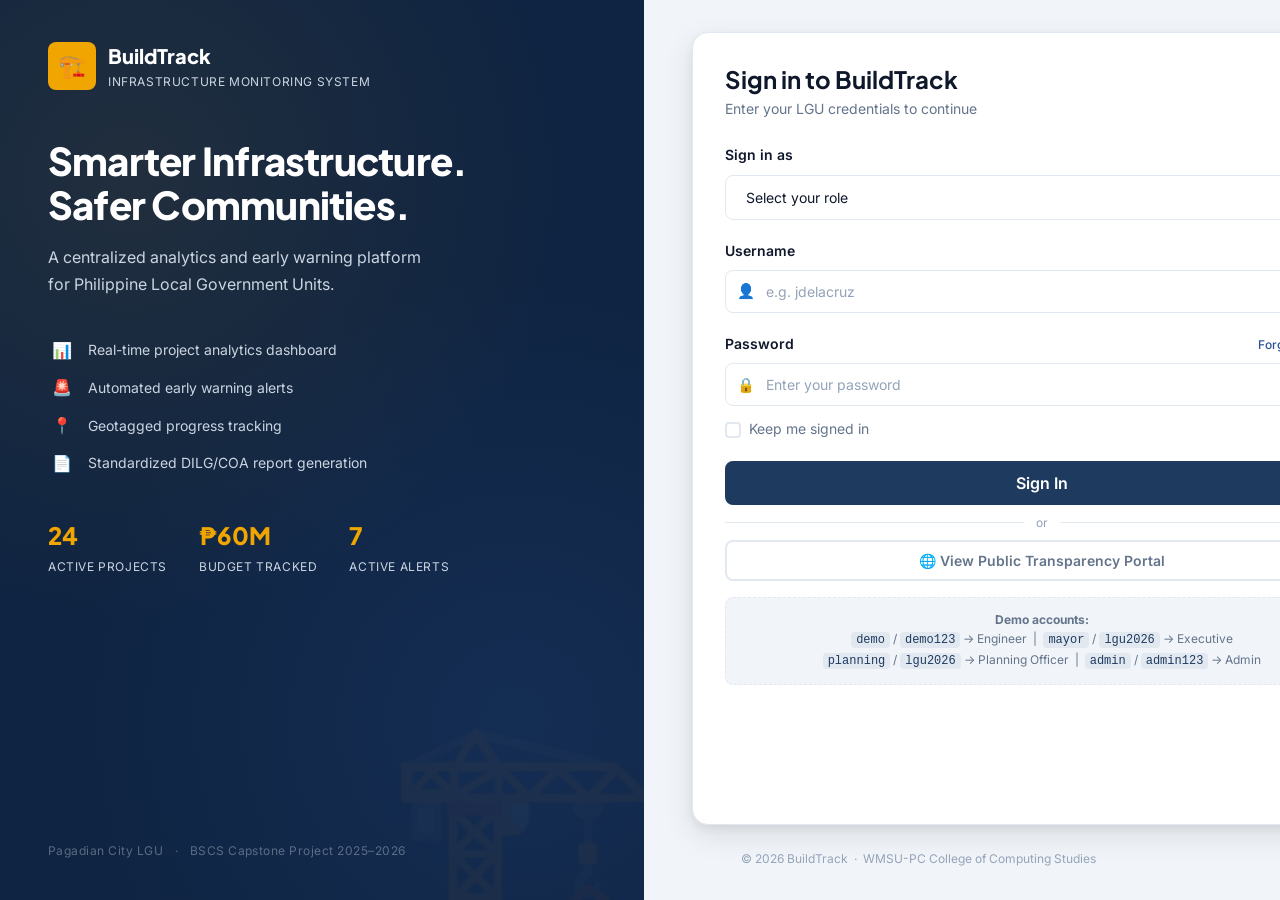
<file: BuildTrackPrototype/pages/user-management.html>
<!doctype html>
<html lang="en">
<head>
  <meta charset="utf-8" />
  <meta name="viewport" content="width=device-width, initial-scale=1" />
  <title>BuildTrack — User Management</title>
  <link rel="stylesheet" href="../css/global.css" />
  <link rel="stylesheet" href="../css/sidebar.css" />
  <link rel="stylesheet" href="../css/user-management.css" />
</head>
<body>
<div class="app-shell">
  <aside class="sidebar" id="sidebar">
    <a href="dashboard.html" class="sidebar__logo">
      <div class="sidebar__logo-icon">🏗️</div>
      <div class="sidebar__logo-text">
        <span class="sidebar__logo-name">BuildTrack</span>
        <span class="sidebar__logo-sub">LGU Monitoring System</span>
      </div>
    </a>
    <nav class="sidebar__nav">
      <div class="sidebar__section-label">Main</div>
      <a href="dashboard.html" class="sidebar__item" data-page="dashboard.html"><span class="sidebar__item-icon">🏠</span><span class="sidebar__item-label">Dashboard</span></a>
      <a href="project-list.html" class="sidebar__item" data-page="project-list.html"><span class="sidebar__item-icon">📋</span><span class="sidebar__item-label">Projects</span></a>
      <a href="early-warning.html" class="sidebar__item" data-page="early-warning.html"><span class="sidebar__item-icon">🚨</span><span class="sidebar__item-label">Early Warnings</span></a>
      <a href="map-view.html" class="sidebar__item" data-page="map-view.html"><span class="sidebar__item-icon">📍</span><span class="sidebar__item-label">Map View</span></a>
      <a href="reports.html" class="sidebar__item" data-page="reports.html"><span class="sidebar__item-icon">📑</span><span class="sidebar__item-label">Reports</span></a>
      <a href="user-management.html" class="sidebar__item is-active" data-page="user-management.html"><span class="sidebar__item-icon">👤</span><span class="sidebar__item-label">User Management</span></a>
    </nav>
  </aside>
  <div class="sidebar-overlay" id="sidebarOverlay"></div>
  <div class="main-content">
    <header class="topnav">
      <button class="topnav__menu-btn" id="menuBtn">☰</button>
      <div class="topnav__search"><span class="topnav__search-icon">🔍</span><input placeholder="Search users…" /></div>
      <div class="topnav__actions"></div>
    </header>

    <main class="page-body">
      <div class="page-header">
        <div class="flex items-center justify-between">
          <div>
            <h1>User Management</h1>
            <p>Manage system users, assign roles, and control access permissions.</p>
          </div>
          <button class="btn btn--primary" id="addUserBtn">Add New User</button>
        </div>
      </div>

      <div class="card user-management-card">
        <div class="card-header">
          <h2 class="card-title">User Accounts</h2>
          <p class="text-muted">Admin-only area for creating and editing user access.</p>
        </div>

        <div class="table-wrapper">
          <table class="table" id="usersTable">
            <thead>
              <tr>
                <th>Name</th>
                <th>Role</th>
                <th>Office</th>
                <th>Email</th>
                <th>Status</th>
                <th>Actions</th>
              </tr>
            </thead>
            <tbody id="usersTableBody"></tbody>
          </table>
        </div>
      </div>
    </main>
  </div>
</div>

<div class="modal-overlay" id="userModal">
  <div class="modal">
    <div class="modal__header">
      <h3 class="modal__title" id="modalTitle">Add New User</h3>
      <button class="modal__close" data-close-modal>✕</button>
    </div>
    <form id="userForm" class="user-form" novalidate>
      <div class="form-group">
        <label for="userName">Name</label>
        <input id="userName" type="text" class="form-input" placeholder="e.g. Engr. Maria Lopez" required />
      </div>
      <div class="form-group">
        <label for="userEmail">Email</label>
        <input id="userEmail" type="email" class="form-input" placeholder="name@example.com" required />
      </div>
      <div class="form-group">
        <label for="userRole">Role</label>
        <select id="userRole" class="form-select" required>
          <option value="">Select role</option>
          <option>Admin</option>
          <option>Engineer</option>
          <option>Planning Officer</option>
          <option>Executive</option>
          <option>Read-Only</option>
        </select>
      </div>
      <div class="form-group">
        <label for="userOffice">Office</label>
        <input id="userOffice" type="text" class="form-input" placeholder="e.g. Municipal Engineering Office" required />
      </div>
      <div class="form-group form-group-inline">
        <label>Status</label>
        <div class="toggle-group">
          <label><input type="radio" name="userStatus" value="Active" checked /> Active</label>
          <label><input type="radio" name="userStatus" value="Inactive" /> Inactive</label>
        </div>
      </div>
      <input type="hidden" id="userId" />
    </form>
    <div class="modal__footer">
      <button class="btn btn--ghost" data-close-modal>Cancel</button>
      <button class="btn btn--primary" id="saveUserBtn">Save User</button>
    </div>
  </div>
</div>

<script src="../js/global.js"></script>
<script src="../js/user-management.js"></script>
</body>
</html>
</file>
<file: BuildTrackPrototype/css/global.css>
/* ============================================================
   BUILDTRACK — global.css
   Foundation: variables, reset, typography, shared components
   ============================================================ */

/* ── Google Fonts ── */
@import url('https://fonts.googleapis.com/css2?family=Inter:wght@400;500;600;700&family=Plus+Jakarta+Sans:wght@600;700;800&display=swap');

/* ══════════════════════════════════════════
   1. CSS CUSTOM PROPERTIES (Design Tokens)
   ══════════════════════════════════════════ */
:root {
  /* Brand Colors */
  --color-primary:        #1e3a5f;   /* Navy – main brand */
  --color-primary-light:  #2a5298;   /* Lighter navy for hover */
  --color-accent:         #f0a500;   /* Amber – highlights, icons */

  /* Status Colors */
  --color-success:        #16a34a;
  --color-success-bg:     #dcfce7;
  --color-warning:        #d97706;
  --color-warning-bg:     #fef3c7;
  --color-danger:         #dc2626;
  --color-danger-bg:      #fee2e2;
  --color-info:           #0284c7;
  --color-info-bg:        #e0f2fe;

  /* Neutral Palette */
  --color-bg:             #f1f5f9;   /* Page background */
  --color-surface:        #ffffff;   /* Cards, panels */
  --color-border:         #e2e8f0;
  --color-text:           #0f172a;   /* Primary text */
  --color-text-muted:     #64748b;   /* Secondary/label text */
  --color-text-light:     #94a3b8;   /* Placeholder, disabled */

  /* Sidebar */
  --sidebar-width:        260px;
  --sidebar-bg:           #0f2442;
  --sidebar-text:         #cbd5e1;
  --sidebar-active-bg:    #1e3a5f;
  --sidebar-active-text:  #ffffff;
  --sidebar-hover-bg:     rgba(255,255,255,0.07);

  /* Typography */
  --font-display:         'Plus Jakarta Sans', sans-serif;
  --font-body:            'Inter', sans-serif;

  --text-xs:    0.75rem;
  --text-sm:    0.875rem;
  --text-base:  1rem;
  --text-lg:    1.125rem;
  --text-xl:    1.25rem;
  --text-2xl:   1.5rem;
  --text-3xl:   1.875rem;

  /* Spacing */
  --space-1:    0.25rem;
  --space-2:    0.5rem;
  --space-3:    0.75rem;
  --space-4:    1rem;
  --space-5:    1.25rem;
  --space-6:    1.5rem;
  --space-8:    2rem;
  --space-10:   2.5rem;
  --space-12:   3rem;

  /* Radius */
  --radius-sm:  4px;
  --radius-md:  8px;
  --radius-lg:  12px;
  --radius-xl:  16px;
  --radius-full: 9999px;

  /* Shadows */
  --shadow-sm:  0 1px 3px rgba(0,0,0,0.08), 0 1px 2px rgba(0,0,0,0.04);
  --shadow-md:  0 4px 12px rgba(0,0,0,0.08), 0 2px 4px rgba(0,0,0,0.04);
  --shadow-lg:  0 10px 30px rgba(0,0,0,0.10), 0 4px 8px rgba(0,0,0,0.06);

  /* Transitions */
  --transition: 0.2s ease;
}

/* ══════════════════════════════════════════
   2. RESET & BASE
   ══════════════════════════════════════════ */
*, *::before, *::after {
  box-sizing: border-box;
  margin: 0;
  padding: 0;
}

html {
  font-size: 16px;
  scroll-behavior: smooth;
}

body {
  font-family: var(--font-body);
  font-size: var(--text-base);
  color: var(--color-text);
  background-color: var(--color-bg);
  line-height: 1.6;
  -webkit-font-smoothing: antialiased;
}

a {
  color: var(--color-primary-light);
  text-decoration: none;
  transition: color var(--transition);
}
a:hover { color: var(--color-primary); }

img { max-width: 100%; display: block; }

ul, ol { list-style: none; }

button {
  font-family: var(--font-body);
  cursor: pointer;
  border: none;
  background: none;
}

input, select, textarea {
  font-family: var(--font-body);
  font-size: var(--text-sm);
}

/* ══════════════════════════════════════════
   3. TYPOGRAPHY UTILITIES
   ══════════════════════════════════════════ */
h1, h2, h3, h4, h5 {
  font-family: var(--font-display);
  font-weight: 700;
  line-height: 1.2;
  color: var(--color-text);
}

h1 { font-size: var(--text-3xl); }
h2 { font-size: var(--text-2xl); }
h3 { font-size: var(--text-xl); }
h4 { font-size: var(--text-lg); }
h5 { font-size: var(--text-base); }

.text-xs    { font-size: var(--text-xs); }
.text-sm    { font-size: var(--text-sm); }
.text-lg    { font-size: var(--text-lg); }
.text-muted { color: var(--color-text-muted); }
.text-light { color: var(--color-text-light); }
.font-medium { font-weight: 500; }
.font-semibold { font-weight: 600; }
.font-bold  { font-weight: 700; }

/* ══════════════════════════════════════════
   4. LAYOUT — APP SHELL
   ══════════════════════════════════════════ */

/* The main shell wrapping sidebar + content */
.app-shell {
  display: flex;
  min-height: 100vh;
}

/* Page content area (sits beside the sidebar) */
.main-content {
  margin-left: var(--sidebar-width);
  flex: 1;
  display: flex;
  flex-direction: column;
  min-height: 100vh;
  transition: margin-left var(--transition);
}

.page-body {
  padding: var(--space-8);
  flex: 1;
}

/* Page header inside content */
.page-header {
  margin-bottom: var(--space-8);
}

.page-header h1 {
  font-size: var(--text-2xl);
  color: var(--color-text);
}

.page-header p {
  margin-top: var(--space-1);
  color: var(--color-text-muted);
  font-size: var(--text-sm);
}

/* ══════════════════════════════════════════
   5. CARDS
   ══════════════════════════════════════════ */
.card {
  background: var(--color-surface);
  border-radius: var(--radius-lg);
  box-shadow: var(--shadow-sm);
  border: 1px solid var(--color-border);
  padding: var(--space-6);
}

.card-header {
  display: flex;
  align-items: center;
  justify-content: space-between;
  margin-bottom: var(--space-4);
}

.card-title {
  font-family: var(--font-display);
  font-size: var(--text-base);
  font-weight: 600;
  color: var(--color-text);
}

/* Summary / KPI stat cards */
.stat-card {
  background: var(--color-surface);
  border-radius: var(--radius-lg);
  box-shadow: var(--shadow-sm);
  border: 1px solid var(--color-border);
  padding: var(--space-5) var(--space-6);
  display: flex;
  align-items: center;
  gap: var(--space-4);
}

.stat-card__icon {
  width: 48px;
  height: 48px;
  border-radius: var(--radius-md);
  display: flex;
  align-items: center;
  justify-content: center;
  font-size: 1.4rem;
  flex-shrink: 0;
}

.stat-card__icon--blue   { background: var(--color-info-bg);    color: var(--color-info); }
.stat-card__icon--green  { background: var(--color-success-bg); color: var(--color-success); }
.stat-card__icon--yellow { background: var(--color-warning-bg); color: var(--color-warning); }
.stat-card__icon--red    { background: var(--color-danger-bg);  color: var(--color-danger); }

.stat-card__body {}

.stat-card__value {
  font-family: var(--font-display);
  font-size: var(--text-2xl);
  font-weight: 700;
  color: var(--color-text);
  line-height: 1;
}

.stat-card__label {
  font-size: var(--text-xs);
  color: var(--color-text-muted);
  margin-top: var(--space-1);
  text-transform: uppercase;
  letter-spacing: 0.05em;
  font-weight: 500;
}

/* ══════════════════════════════════════════
   6. BADGES / STATUS PILLS
   ══════════════════════════════════════════ */
.badge {
  display: inline-flex;
  align-items: center;
  gap: var(--space-1);
  padding: 3px var(--space-3);
  border-radius: var(--radius-full);
  font-size: var(--text-xs);
  font-weight: 600;
  letter-spacing: 0.03em;
  white-space: nowrap;
}

.badge--success { background: var(--color-success-bg); color: var(--color-success); }
.badge--warning { background: var(--color-warning-bg); color: var(--color-warning); }
.badge--danger  { background: var(--color-danger-bg);  color: var(--color-danger); }
.badge--info    { background: var(--color-info-bg);    color: var(--color-info); }
.badge--neutral { background: #f1f5f9; color: var(--color-text-muted); }

.badge::before {
  content: '';
  width: 6px;
  height: 6px;
  border-radius: 50%;
  background: currentColor;
}

/* ══════════════════════════════════════════
   7. BUTTONS
   ══════════════════════════════════════════ */
.btn {
  display: inline-flex;
  align-items: center;
  justify-content: center;
  gap: var(--space-2);
  padding: var(--space-2) var(--space-5);
  border-radius: var(--radius-md);
  font-size: var(--text-sm);
  font-weight: 600;
  transition: all var(--transition);
  white-space: nowrap;
  line-height: 1.5;
}

.btn--primary {
  background: var(--color-primary);
  color: #fff;
  border: 2px solid var(--color-primary);
}
.btn--primary:hover {
  background: var(--color-primary-light);
  border-color: var(--color-primary-light);
}

.btn--secondary {
  background: transparent;
  color: var(--color-primary);
  border: 2px solid var(--color-primary);
}
.btn--secondary:hover {
  background: var(--color-primary);
  color: #fff;
}

.btn--danger {
  background: var(--color-danger);
  color: #fff;
  border: 2px solid var(--color-danger);
}
.btn--danger:hover { opacity: 0.88; }

.btn--ghost {
  background: transparent;
  color: var(--color-text-muted);
  border: 2px solid var(--color-border);
}
.btn--ghost:hover {
  background: var(--color-bg);
  color: var(--color-text);
}

.btn--sm {
  padding: var(--space-1) var(--space-3);
  font-size: var(--text-xs);
}

.btn--icon {
  padding: var(--space-2);
  border-radius: var(--radius-md);
}

/* ══════════════════════════════════════════
   8. FORM ELEMENTS
   ══════════════════════════════════════════ */
.form-group {
  display: flex;
  flex-direction: column;
  gap: var(--space-2);
}

.form-label {
  font-size: var(--text-sm);
  font-weight: 600;
  color: var(--color-text);
}

.form-input,
.form-select,
.form-textarea {
  width: 100%;
  padding: var(--space-3) var(--space-4);
  border: 1.5px solid var(--color-border);
  border-radius: var(--radius-md);
  font-size: var(--text-sm);
  color: var(--color-text);
  background: var(--color-surface);
  transition: border-color var(--transition), box-shadow var(--transition);
  outline: none;
}

.form-input:focus,
.form-select:focus,
.form-textarea:focus {
  border-color: var(--color-primary-light);
  box-shadow: 0 0 0 3px rgba(42, 82, 152, 0.12);
}

.form-input::placeholder { color: var(--color-text-light); }

.form-hint {
  font-size: var(--text-xs);
  color: var(--color-text-muted);
}

.form-error {
  font-size: var(--text-xs);
  color: var(--color-danger);
}

/* ══════════════════════════════════════════
   9. TABLES
   ══════════════════════════════════════════ */
.table-wrapper {
  overflow-x: auto;
  border-radius: var(--radius-lg);
  border: 1px solid var(--color-border);
}

.table {
  width: 100%;
  border-collapse: collapse;
  background: var(--color-surface);
  font-size: var(--text-sm);
}

.table thead {
  background: #f8fafc;
  border-bottom: 2px solid var(--color-border);
}

.table th {
  padding: var(--space-3) var(--space-4);
  text-align: left;
  font-size: var(--text-xs);
  font-weight: 700;
  color: var(--color-text-muted);
  text-transform: uppercase;
  letter-spacing: 0.06em;
  white-space: nowrap;
}

.table td {
  padding: var(--space-3) var(--space-4);
  border-bottom: 1px solid var(--color-border);
  color: var(--color-text);
  vertical-align: middle;
}

.table tbody tr:last-child td { border-bottom: none; }

.table tbody tr:hover { background: #f8fafc; }

/* ══════════════════════════════════════════
   10. PROGRESS BAR
   ══════════════════════════════════════════ */
.progress-bar {
  width: 100%;
  height: 8px;
  background: var(--color-border);
  border-radius: var(--radius-full);
  overflow: hidden;
}

.progress-bar__fill {
  height: 100%;
  border-radius: var(--radius-full);
  background: var(--color-primary-light);
  transition: width 0.6s ease;
}

.progress-bar__fill--success { background: var(--color-success); }
.progress-bar__fill--warning { background: var(--color-warning); }
.progress-bar__fill--danger  { background: var(--color-danger); }

/* ══════════════════════════════════════════
   11. MODALS
   ══════════════════════════════════════════ */
.modal-overlay {
  position: fixed;
  inset: 0;
  background: rgba(15, 23, 42, 0.5);
  backdrop-filter: blur(2px);
  display: flex;
  align-items: center;
  justify-content: center;
  z-index: 1000;
  opacity: 0;
  pointer-events: none;
  transition: opacity var(--transition);
}

.modal-overlay.is-open {
  opacity: 1;
  pointer-events: all;
}

.modal {
  background: var(--color-surface);
  border-radius: var(--radius-xl);
  box-shadow: var(--shadow-lg);
  width: 100%;
  max-width: 520px;
  padding: var(--space-8);
  transform: translateY(12px);
  transition: transform var(--transition);
}

.modal-overlay.is-open .modal {
  transform: translateY(0);
}

.modal__header {
  display: flex;
  align-items: center;
  justify-content: space-between;
  margin-bottom: var(--space-6);
}

.modal__title {
  font-family: var(--font-display);
  font-size: var(--text-xl);
  font-weight: 700;
}

.modal__close {
  width: 32px;
  height: 32px;
  border-radius: var(--radius-md);
  display: flex;
  align-items: center;
  justify-content: center;
  color: var(--color-text-muted);
  background: var(--color-bg);
  font-size: 1.1rem;
  transition: all var(--transition);
}
.modal__close:hover {
  background: var(--color-danger-bg);
  color: var(--color-danger);
}

.modal__footer {
  display: flex;
  justify-content: flex-end;
  gap: var(--space-3);
  margin-top: var(--space-6);
  padding-top: var(--space-4);
  border-top: 1px solid var(--color-border);
}

/* ══════════════════════════════════════════
   12. TOAST / NOTIFICATION
   ══════════════════════════════════════════ */
.toast-container {
  position: fixed;
  bottom: var(--space-6);
  right: var(--space-6);
  z-index: 2000;
  display: flex;
  flex-direction: column;
  gap: var(--space-3);
}

.toast {
  display: flex;
  align-items: center;
  gap: var(--space-3);
  padding: var(--space-4) var(--space-5);
  background: var(--color-surface);
  border-radius: var(--radius-lg);
  box-shadow: var(--shadow-lg);
  border-left: 4px solid var(--color-primary);
  min-width: 280px;
  max-width: 360px;
  animation: slideInRight 0.3s ease;
}

.toast--success { border-color: var(--color-success); }
.toast--warning { border-color: var(--color-warning); }
.toast--danger  { border-color: var(--color-danger); }

.toast__icon { font-size: 1.2rem; }
.toast__message {
  font-size: var(--text-sm);
  font-weight: 500;
  flex: 1;
}

@keyframes slideInRight {
  from { transform: translateX(100%); opacity: 0; }
  to   { transform: translateX(0);    opacity: 1; }
}

/* ══════════════════════════════════════════
   13. GRID HELPERS
   ══════════════════════════════════════════ */
.grid-2 { display: grid; grid-template-columns: repeat(2, 1fr); gap: var(--space-6); }
.grid-3 { display: grid; grid-template-columns: repeat(3, 1fr); gap: var(--space-6); }
.grid-4 { display: grid; grid-template-columns: repeat(4, 1fr); gap: var(--space-6); }

/* ══════════════════════════════════════════
   14. UTILITY CLASSES
   ══════════════════════════════════════════ */
.flex         { display: flex; }
.flex-col     { flex-direction: column; }
.items-center { align-items: center; }
.justify-between { justify-content: space-between; }
.gap-2        { gap: var(--space-2); }
.gap-3        { gap: var(--space-3); }
.gap-4        { gap: var(--space-4); }
.mt-2         { margin-top: var(--space-2); }
.mt-4         { margin-top: var(--space-4); }
.mt-6         { margin-top: var(--space-6); }
.mb-4         { margin-bottom: var(--space-4); }
.mb-6         { margin-bottom: var(--space-6); }
.w-full       { width: 100%; }
.hidden       { display: none !important; }
.sr-only {
  position: absolute; width: 1px; height: 1px;
  padding: 0; margin: -1px; overflow: hidden;
  clip: rect(0,0,0,0); border: 0;
}

/* Divider */
.divider {
  height: 1px;
  background: var(--color-border);
  margin: var(--space-4) 0;
}

/* Empty state */
.empty-state {
  display: flex;
  flex-direction: column;
  align-items: center;
  justify-content: center;
  padding: var(--space-12);
  color: var(--color-text-muted);
  text-align: center;
  gap: var(--space-3);
}

.empty-state__icon {
  font-size: 2.5rem;
  opacity: 0.4;
}

.empty-state__title {
  font-size: var(--text-base);
  font-weight: 600;
  color: var(--color-text-muted);
}

.empty-state__desc {
  font-size: var(--text-sm);
  max-width: 280px;
}

/* ══════════════════════════════════════════
   15. RESPONSIVE
   ══════════════════════════════════════════ */
@media (max-width: 1024px) {
  .grid-4 { grid-template-columns: repeat(2, 1fr); }
  .grid-3 { grid-template-columns: repeat(2, 1fr); }
}

@media (max-width: 768px) {
  .main-content { margin-left: 0; }
  .page-body    { padding: var(--space-4); }
  .grid-2,
  .grid-3,
  .grid-4 { grid-template-columns: 1fr; }
}

/* Reduced motion */
@media (prefers-reduced-motion: reduce) {
  *, *::before, *::after {
    animation-duration: 0.01ms !important;
    transition-duration: 0.01ms !important;
  }
}

/* ══════════════════════════════════════════
   16. ROLE-BASED VISIBILITY SYSTEM
   Applied via data-role="..." on <body>
   ══════════════════════════════════════════ */

/* ── Elements hidden FOR a specific role ── */
[data-role="executive"]  .role-hide-executive  { display: none !important; }
[data-role="engineer"]   .role-hide-engineer   { display: none !important; }
[data-role="planning"]   .role-hide-planning   { display: none !important; }
[data-role="admin"]      .role-hide-admin      { display: none !important; }

/* ── Elements shown ONLY FOR a specific role ── */
.role-only-executive,
.role-only-engineer,
.role-only-planning,
.role-only-admin { display: none !important; }

[data-role="executive"] .role-only-executive { display: revert !important; }
[data-role="engineer"]  .role-only-engineer  { display: revert !important; }
[data-role="planning"]  .role-only-planning  { display: revert !important; }
[data-role="admin"]     .role-only-admin     { display: revert !important; }

/* ── Editors only (engineer + planning + admin) ── */
.role-editors-only { display: none !important; }
[data-role="engineer"] .role-editors-only,
[data-role="planning"] .role-editors-only,
[data-role="admin"]    .role-editors-only   { display: revert !important; }

/* ── Reporters only (executive + planning + admin) ── */
.role-reporters-only { display: none !important; }
[data-role="executive"] .role-reporters-only,
[data-role="planning"]  .role-reporters-only,
[data-role="admin"]     .role-reporters-only { display: revert !important; }

/* ── Executive banner (shown only for executive) ── */
.exec-banner { display: none !important; }
[data-role="executive"] .exec-banner { display: flex !important; }

/* ── Role badge pill in topnav / sidebar ── */
.role-badge {
  display: inline-flex;
  align-items: center;
  gap: var(--space-1);
  padding: 3px var(--space-3);
  border-radius: var(--radius-full);
  font-size: var(--text-xs);
  font-weight: 700;
  letter-spacing: 0.04em;
  text-transform: uppercase;
  white-space: nowrap;
}

.role-badge--engineer  { background: var(--color-info-bg);    color: var(--color-info);    }
.role-badge--executive { background: #ede9fe;                  color: #7c3aed;              }
.role-badge--planning  { background: var(--color-success-bg); color: var(--color-success); }
.role-badge--admin     { background: #fef3c7;                  color: #92400e;              }

/* ── Type pills (used in tables & cards) ── */
.type-pill {
  display: inline-block;
  padding: 2px var(--space-2);
  border-radius: var(--radius-sm);
  font-size: var(--text-xs);
  font-weight: 600;
}
.type-pill--road     { background: #ede9fe; color: #7c3aed; }
.type-pill--bridge   { background: #fce7f3; color: #be185d; }
.type-pill--building { background: var(--color-success-bg); color: var(--color-success); }
.type-pill--flood    { background: var(--color-info-bg); color: var(--color-info); }
.type-pill--drainage { background: #f0fdf4; color: #15803d; }
.type-pill--other    { background: #f1f5f9; color: var(--color-text-muted); }

/* Engineers cannot add projects */
[data-role="engineer"]  .role-hide-non-planner { display: none !important; }

/* Only planning + admin can resolve alerts */
.role-resolve-only { display: none !important; }
[data-role="planning"] .role-resolve-only { display: revert !important; }
[data-role="admin"]    .role-resolve-only { display: revert !important; }

/* Only executive can direct/endorse alerts */
.role-direct-only { display: none !important; }
[data-role="executive"] .role-direct-only { display: revert !important; }

/* Only planning + admin can add projects */
.role-add-project { display: none !important; }
[data-role="planning"] .role-add-project { display: revert !important; }
[data-role="admin"]    .role-add-project { display: revert !important; }
</file>
<file: BuildTrackPrototype/css/login.css>
/* ============================================================
   BUILDTRACK — login.css
   Login page specific styles
   ============================================================ */

/* ── Page shell ── */
.login-page {
  min-height: 100vh;
  background: var(--color-bg);
}

.login-shell {
  display: flex;
  min-height: 100vh;
}

/* ══════════════════════════════════════════
   LEFT PANEL
   ══════════════════════════════════════════ */
.login-left {
  flex: 0.50;
  background: var(--sidebar-bg);
  display: flex;
  flex-direction: column;
  justify-content: space-between;
  padding: var(--space-10) var(--space-12);
  position: relative;
  overflow: hidden;
}

/* Subtle geometric background pattern */
.login-left::before {
  content: '';
  position: absolute;
  inset: 0;
  background-image:
    radial-gradient(circle at 20% 20%, rgba(240,165,0,0.08) 0%, transparent 50%),
    radial-gradient(circle at 80% 80%, rgba(42,82,152,0.2)  0%, transparent 50%);
  pointer-events: none;
}

/* Large faint watermark icon */
.login-left::after {
  content: '🏗️';
  position: absolute;
  bottom: -40px;
  right: -20px;
  font-size: 14rem;
  opacity: 0.04;
  pointer-events: none;
  line-height: 1;
}

.login-left__content {
  position: relative;
  z-index: 1;
}

/* Logo */
.login-logo {
  display: flex;
  align-items: center;
  gap: var(--space-3);
  margin-bottom: var(--space-12);
}

.login-logo__icon {
  width: 48px;
  height: 48px;
  background: var(--color-accent);
  border-radius: var(--radius-md);
  display: flex;
  align-items: center;
  justify-content: center;
  font-size: 1.4rem;
}

.login-logo__name {
  font-family: var(--font-display);
  font-size: var(--text-xl);
  font-weight: 800;
  color: #ffffff;
}

.login-logo__sub {
  font-size: var(--text-xs);
  color: var(--sidebar-text);
  letter-spacing: 0.05em;
  text-transform: uppercase;
}

/* Headline */
.login-headline {
  margin-bottom: var(--space-10);
}

.login-headline h1 {
  font-size: 2.4rem;
  font-weight: 800;
  color: #ffffff;
  line-height: 1.15;
  letter-spacing: -0.02em;
  margin-bottom: var(--space-4);
}

.login-headline p {
  font-size: var(--text-base);
  color: var(--sidebar-text);
  line-height: 1.7;
  max-width: 380px;
}

/* Feature list */
.login-features {
  display: flex;
  flex-direction: column;
  gap: var(--space-3);
  margin-bottom: var(--space-10);
}

.login-feature {
  display: flex;
  align-items: center;
  gap: var(--space-3);
  font-size: var(--text-sm);
  color: var(--sidebar-text);
}

.login-feature__icon {
  font-size: 1rem;
  width: 28px;
  text-align: center;
}

/* Stats row */
.login-stats {
  display: flex;
  gap: var(--space-8);
}

.login-stat {
  display: flex;
  flex-direction: column;
  gap: 2px;
}

.login-stat__value {
  font-family: var(--font-display);
  font-size: var(--text-2xl);
  font-weight: 800;
  color: var(--color-accent);
}

.login-stat__label {
  font-size: var(--text-xs);
  color: var(--sidebar-text);
  text-transform: uppercase;
  letter-spacing: 0.05em;
}

/* Left footer */
.login-left__footer {
  position: relative;
  z-index: 1;
  font-size: var(--text-xs);
  color: rgba(203, 213, 225, 0.4);
  letter-spacing: 0.04em;
}

.login-left__footer .sep { margin: 0 var(--space-2); }

/* ══════════════════════════════════════════
   RIGHT PANEL
   ══════════════════════════════════════════ */
.login-right {
  flex: 1.15;
  max-width: 540px;
  flex-shrink: 0;
  background: var(--color-bg);
  display: flex;
  flex-direction: column;
  align-items: stretch;
  justify-content: stretch;
  padding: var(--space-8) var(--space-10);
  padding-left: var(--space-12);

  gap: var(--space-6);
}

.login-form-card {
  flex: 1;
  min-height: 0;
  min-width: 700px;
  background: var(--color-surface);
  display:flex;
  flex-direction: column;
  border-radius: var(--radius-xl);
  box-shadow: var(--shadow-lg);
  border: 1px solid var(--color-border);
  padding: var(--space-8);
  width: 100%;
}

.login-form-header {
  margin-bottom: var(--space-6);
}

.login-form-header h2 {
  font-size: var(--text-2xl);
  color: var(--color-text);
  margin-bottom: var(--space-1);
}

.login-form-header p {
  font-size: var(--text-sm);
  color: var(--color-text-muted);
}

.login-form {
  display: flex;
  flex-direction: column;
  gap: var(--space-5);
}

/* Label row with forgot link */
.form-label {
  display: flex;
  align-items: center;
  justify-content: space-between;
}

.forgot-link {
  font-size: var(--text-xs);
  color: var(--color-primary-light);
  font-weight: 500;
}
.forgot-link:hover { text-decoration: underline; }

/* Input with icon */
.input-icon-wrap {
  position: relative;
}

.input-icon-wrap .form-input {
  padding-left: var(--space-10);
  padding-right: var(--space-8);
}

.input-icon {
  position: absolute;
  left: var(--space-3);
  top: 50%;
  transform: translateY(-50%);
  font-size: 0.9rem;
  pointer-events: none;
}

.toggle-password {
  position: absolute;
  right: var(--space-3);
  top: 50%;
  transform: translateY(-50%);
  font-size: 0.85rem;
  color: var(--color-text-muted);
  background: none;
  border: none;
  cursor: pointer;
  padding: 2px;
  transition: opacity var(--transition);
}
.toggle-password:hover { opacity: 0.7; }

/* Remember me checkbox */
.login-remember { margin-top: calc(-1 * var(--space-2)); }

.checkbox-label {
  display: flex;
  align-items: center;
  gap: var(--space-2);
  font-size: var(--text-sm);
  color: var(--color-text-muted);
  cursor: pointer;
  user-select: none;
}

.checkbox-label input[type="checkbox"] {
  display: none;
}

.checkbox-custom {
  width: 16px;
  height: 16px;
  border: 2px solid var(--color-border);
  border-radius: var(--radius-sm);
  background: var(--color-surface);
  flex-shrink: 0;
  transition: all var(--transition);
  position: relative;
}

.checkbox-label input:checked + .checkbox-custom {
  background: var(--color-primary);
  border-color: var(--color-primary);
}

.checkbox-label input:checked + .checkbox-custom::after {
  content: '✓';
  position: absolute;
  top: -1px;
  left: 1px;
  font-size: 10px;
  color: #fff;
  font-weight: 700;
}

/* Login alert */
.login-alert {
  display: flex;
  align-items: center;
  gap: var(--space-3);
  padding: var(--space-3) var(--space-4);
  background: var(--color-danger-bg);
  border: 1px solid #fca5a5;
  border-radius: var(--radius-md);
  font-size: var(--text-sm);
  color: var(--color-danger);
}

/* Submit button */
.login-submit {
  height: 44px;
  font-size: var(--text-base);
  position: relative;
}

.signup-promo {
  margin: var(--space-5) 0 0;
  padding: var(--space-5);
  border-radius: var(--radius-lg);
  background: rgba(0, 120, 212, 0.06);
  border: 1px solid rgba(0, 120, 212, 0.16);
}

.signup-promo__text {
  margin: 0 0 var(--space-4);
  color: var(--color-text);
  font-size: var(--text-sm);
  line-height: 1.7;
}

.login-signup-btn {
  font-weight: 700;
}

/* Spinner */
.spinner {
  width: 18px;
  height: 18px;
  border: 2px solid rgba(255,255,255,0.3);
  border-top-color: #fff;
  border-radius: 50%;
  animation: spin 0.7s linear infinite;
  display: inline-block;
}

@keyframes spin {
  to { transform: rotate(360deg); }
}

/* Divider */
.login-divider {
  display: flex;
  align-items: center;
  gap: var(--space-3);
  margin: var(--space-2) 0;
  color: var(--color-text-light);
  font-size: var(--text-xs);
}
.login-divider::before,
.login-divider::after {
  content: '';
  flex: 1;
  height: 1px;
  background: var(--color-border);
}

/* Demo note */
.login-demo-note {
  margin-top: var(--space-4);
  text-align: center;
  font-size: var(--text-xs);
  color: var(--color-text-muted);
  background: var(--color-bg);
  padding: var(--space-3);
  border-radius: var(--radius-md);
  border: 1px dashed var(--color-border);
}

.login-demo-note code {
  background: var(--color-border);
  padding: 1px 5px;
  border-radius: var(--radius-sm);
  font-family: monospace;
  color: var(--color-primary);
}

/* Right footer */
.login-right__footer {
  font-size: var(--text-xs);
  color: var(--color-text-light);
  text-align: center;
}

/* ══════════════════════════════════════════
   RESPONSIVE
   ══════════════════════════════════════════ */
@media (max-width: 960px) {
  .login-left { display: none; }
  .login-right {
    width: 100%;
    padding: var(--space-8) var(--space-6);
  }
}

@media (max-width: 480px) {
  .login-right { padding: var(--space-6) var(--space-4); }
  .login-form-card { padding: var(--space-6); }
}
</file>
<file: BuildTrackPrototype/css/sidebar.css>
/* ============================================================
   BUILDTRACK — sidebar.css
   Sidebar navigation + top navbar styles
   ============================================================ */

/* ══════════════════════════════════════════
   SIDEBAR
   ══════════════════════════════════════════ */
.sidebar {
  position: fixed;
  top: 0;
  left: 0;
  width: var(--sidebar-width);
  height: 100vh;
  background: var(--sidebar-bg);
  display: flex;
  flex-direction: column;
  z-index: 500;
  overflow-y: auto;
  transition: transform var(--transition);
}

/* Logo area */
.sidebar__logo {
  display: flex;
  align-items: center;
  gap: var(--space-3);
  padding: var(--space-6) var(--space-5);
  border-bottom: 1px solid rgba(255,255,255,0.08);
  text-decoration: none;
}

.sidebar__logo-icon {
  width: 38px;
  height: 38px;
  background: var(--color-accent);
  border-radius: var(--radius-md);
  display: flex;
  align-items: center;
  justify-content: center;
  font-size: 1.2rem;
  flex-shrink: 0;
}

.sidebar__logo-text {
  display: flex;
  flex-direction: column;
}

.sidebar__logo-name {
  font-family: var(--font-display);
  font-size: var(--text-lg);
  font-weight: 800;
  color: #ffffff;
  line-height: 1;
}

.sidebar__logo-sub {
  font-size: 0.65rem;
  color: var(--sidebar-text);
  letter-spacing: 0.05em;
  text-transform: uppercase;
  margin-top: 2px;
}

/* Nav sections */
.sidebar__nav {
  padding: var(--space-4) 0;
  flex: 1;
}

.sidebar__section-label {
  padding: var(--space-3) var(--space-5) var(--space-2);
  font-size: 0.65rem;
  font-weight: 700;
  text-transform: uppercase;
  letter-spacing: 0.1em;
  color: rgba(203, 213, 225, 0.4);
}

/* Nav items */
.sidebar__item {
  display: flex;
  align-items: center;
  gap: var(--space-3);
  padding: var(--space-3) var(--space-5);
  color: var(--sidebar-text);
  font-size: var(--text-sm);
  font-weight: 500;
  text-decoration: none;
  border-radius: 0;
  transition: all var(--transition);
  position: relative;
  margin: 2px 0;
}

.sidebar__item:hover {
  background: var(--sidebar-hover-bg);
  color: #ffffff;
}

.sidebar__item.is-active {
  background: var(--color-primary);
  color: #ffffff;
  font-weight: 600;
}

/* Active left indicator bar */
.sidebar__item.is-active::before {
  content: '';
  position: absolute;
  left: 0;
  top: 4px;
  bottom: 4px;
  width: 3px;
  background: var(--color-accent);
  border-radius: 0 3px 3px 0;
}

.sidebar__item-icon {
  font-size: 1rem;
  width: 20px;
  text-align: center;
  flex-shrink: 0;
}

.sidebar__item-label {
  flex: 1;
}

/* Badge on nav item (for alert count) */
.sidebar__badge {
  background: var(--color-danger);
  color: #fff;
  font-size: 0.65rem;
  font-weight: 700;
  padding: 2px 6px;
  border-radius: var(--radius-full);
  min-width: 18px;
  text-align: center;
}

/* Sidebar footer (user profile) */
.sidebar__footer {
  padding: var(--space-4) var(--space-5);
  border-top: 1px solid rgba(255,255,255,0.08);
}

.sidebar__user {
  display: flex;
  align-items: center;
  gap: var(--space-3);
  padding: var(--space-2);
  border-radius: var(--radius-md);
  cursor: pointer;
  transition: background var(--transition);
}

.sidebar__user:hover { background: var(--sidebar-hover-bg); }

.sidebar__avatar {
  width: 36px;
  height: 36px;
  border-radius: 50%;
  background: var(--color-primary-light);
  display: flex;
  align-items: center;
  justify-content: center;
  font-size: 0.9rem;
  font-weight: 700;
  color: #fff;
  flex-shrink: 0;
}

.sidebar__user-info { flex: 1; overflow: hidden; }

.sidebar__user-name {
  font-size: var(--text-sm);
  font-weight: 600;
  color: #ffffff;
  white-space: nowrap;
  overflow: hidden;
  text-overflow: ellipsis;
}

.sidebar__user-role {
  font-size: var(--text-xs);
  color: var(--sidebar-text);
}

.sidebar__logout {
  color: var(--sidebar-text);
  font-size: 0.9rem;
  transition: color var(--transition);
}
.sidebar__logout:hover { color: var(--color-danger); }

/* ══════════════════════════════════════════
   TOP NAVBAR
   ══════════════════════════════════════════ */
.topnav {
  height: 64px;
  background: var(--color-surface);
  border-bottom: 1px solid var(--color-border);
  display: flex;
  align-items: center;
  padding: 0 var(--space-8);
  gap: var(--space-4);
  position: sticky;
  top: 0;
  z-index: 400;
}

.topnav__menu-btn {
  display: none;
  width: 36px;
  height: 36px;
  border-radius: var(--radius-md);
  align-items: center;
  justify-content: center;
  color: var(--color-text-muted);
  background: var(--color-bg);
  font-size: 1.1rem;
  transition: all var(--transition);
}

.topnav__menu-btn:hover { background: var(--color-border); }

.topnav__search {
  flex: 1;
  max-width: 360px;
  position: relative;
}

.topnav__search-icon {
  position: absolute;
  left: var(--space-3);
  top: 50%;
  transform: translateY(-50%);
  color: var(--color-text-light);
  font-size: 0.9rem;
  pointer-events: none;
}

.topnav__search input {
  width: 100%;
  padding: var(--space-2) var(--space-3) var(--space-2) var(--space-8);
  border: 1.5px solid var(--color-border);
  border-radius: var(--radius-full);
  background: var(--color-bg);
  font-size: var(--text-sm);
  color: var(--color-text);
  outline: none;
  transition: border-color var(--transition), box-shadow var(--transition);
}

.topnav__search input:focus {
  border-color: var(--color-primary-light);
  box-shadow: 0 0 0 3px rgba(42, 82, 152, 0.1);
  background: var(--color-surface);
}

.topnav__search input::placeholder { color: var(--color-text-light); }

.topnav__actions {
  display: flex;
  align-items: center;
  gap: var(--space-3);
  margin-left: auto;
}

/* Notification bell */
.topnav__notif {
  position: relative;
  width: 38px;
  height: 38px;
  border-radius: var(--radius-md);
  display: flex;
  align-items: center;
  justify-content: center;
  color: var(--color-text-muted);
  background: var(--color-bg);
  font-size: 1.05rem;
  transition: all var(--transition);
  cursor: pointer;
}

.topnav__notif:hover {
  background: var(--color-border);
  color: var(--color-text);
}

.topnav__notif-dot {
  position: absolute;
  top: 7px;
  right: 7px;
  width: 8px;
  height: 8px;
  background: var(--color-danger);
  border-radius: 50%;
  border: 2px solid var(--color-surface);
}

/* Page title in topnav */
.topnav__title {
  font-family: var(--font-display);
  font-size: var(--text-base);
  font-weight: 700;
  color: var(--color-text);
}

/* Breadcrumb */
.breadcrumb {
  display: flex;
  align-items: center;
  gap: var(--space-2);
  font-size: var(--text-sm);
  color: var(--color-text-muted);
}

.breadcrumb a {
  color: var(--color-text-muted);
  transition: color var(--transition);
}
.breadcrumb a:hover { color: var(--color-primary); }

.breadcrumb__sep { color: var(--color-text-light); }
.breadcrumb__current { color: var(--color-text); font-weight: 500; }

/* ══════════════════════════════════════════
   SIDEBAR OVERLAY (mobile)
   ══════════════════════════════════════════ */
.sidebar-overlay {
  display: none;
  position: fixed;
  inset: 0;
  background: rgba(0,0,0,0.5);
  z-index: 499;
}

/* ══════════════════════════════════════════
   RESPONSIVE
   ══════════════════════════════════════════ */
@media (max-width: 768px) {
  .sidebar {
    transform: translateX(-100%);
  }

  .sidebar.is-open {
    transform: translateX(0);
  }

  .sidebar-overlay.is-open {
    display: block;
  }

  .topnav__menu-btn {
    display: flex;
  }

  .topnav {
    padding: 0 var(--space-4);
  }
}
</file>
<file: BuildTrackPrototype/css/early-warning.css>
/* =============================================
   EARLY WARNING PAGE � early-warning.css
   ============================================= */

.ew-summary-grid {
  display: grid;
  grid-template-columns: repeat(4, minmax(0, 1fr));
  gap: var(--space-4);
}

.ew-page-grid {
  display: grid;
  grid-template-columns: minmax(0, 2.3fr) minmax(320px, 1fr);
  gap: var(--space-6);
}

.ew-filter-actions {
  display: flex;
  flex-wrap: wrap;
  gap: var(--space-3);
  align-items: flex-end;
}

.ew-filter-group {
  display: flex;
  flex-direction: column;
  gap: var(--space-2);
}

.filter-label {
  font-size: var(--text-xs);
  color: var(--color-text-muted);
  text-transform: uppercase;
  letter-spacing: 0.05em;
}

.filter-input,
.filter-select {
  width: 100%;
  min-width: 220px;
  padding: var(--space-3) var(--space-4);
  border: 1px solid var(--color-border);
  border-radius: var(--radius-md);
  background: var(--color-bg);
  color: var(--color-text);
}

.filter-input:focus,
.filter-select:focus {
  outline: none;
  border-color: var(--color-primary);
  box-shadow: 0 0 0 3px rgba(30, 58, 95, 0.08);
}

.table-wrapper {
  overflow-x: auto;
}

.table {
  width: 100%;
  border-collapse: collapse;
  min-width: 860px;
}

.table th,
.table td {
  text-align: left;
  padding: var(--space-4);
  border-bottom: 1px solid var(--color-border);
  vertical-align: middle;
}

.table thead th {
  font-size: var(--text-sm);
  letter-spacing: 0.02em;
  color: var(--color-text-muted);
  text-transform: uppercase;
}

.table tbody tr:hover {
  background: rgba(30, 58, 95, 0.04);
}

.table td button {
  margin-right: var(--space-2);
}

.ew-detail-panel {
  display: flex;
  flex-direction: column;
  gap: var(--space-4);
  min-height: 540px;
}

.ew-panel-header {
  border-bottom: 1px solid var(--color-border);
  padding-bottom: var(--space-4);
}

.ew-detail-content {
  flex: 1;
  display: flex;
  flex-direction: column;
  gap: var(--space-5);
}

.ew-detail-section h3 {
  margin-bottom: var(--space-2);
  font-size: var(--text-base);
}

.ew-detail-section p {
  color: var(--color-text);
  line-height: 1.7;
}

.ew-detail-actions {
  display: flex;
  flex-wrap: wrap;
  gap: var(--space-3);
}

.executive-response-options {
  display: grid;
  grid-template-columns: 1fr;
  gap: var(--space-4);
}

.response-option {
  padding: var(--space-4);
  background: var(--color-bg);
  border: 1px solid var(--color-border);
  border-radius: var(--radius-lg);
  display: flex;
  flex-direction: column;
  gap: var(--space-3);
}

.response-option h4 {
  margin: 0;
  font-size: var(--text-base);
  font-weight: 600;
  color: var(--color-text);
}

.response-option p {
  margin: 0;
  font-size: var(--text-sm);
  color: var(--color-text-muted);
  line-height: 1.6;
}

.response-option .form-input {
  margin: var(--space-2) 0;
}

.response-option .btn {
  align-self: flex-start;
}

.mb-4 {
  margin-bottom: var(--space-4);
}

@media (max-width: 1120px) {
  .ew-page-grid {
    grid-template-columns: 1fr;
  }
}

@media (max-width: 768px) {
  .ew-summary-grid {
    grid-template-columns: 1fr 1fr;
  }

  .ew-filter-actions {
    flex-direction: column;
    align-items: stretch;
  }

  .filter-input,
  .filter-select {
    min-width: 100%;
  }
}
</file>
<file: BuildTrackPrototype/css/project-list.css>
/* ============================================================
   PROJECT LIST — project-list.css
   Project cards, stat cards, filter bar, table enhancements
   ============================================================ */

/* ── Stats Cards ── */
.pl-stats-grid {
  display: grid;
  grid-template-columns: repeat(auto-fit, minmax(180px, 1fr));
  gap: var(--space-4);
}

.stat-card--alt {
  display: flex;
  align-items: center;
  gap: var(--space-4);
  padding: var(--space-5);
  border-radius: var(--radius-lg);
  background: var(--color-surface);
  border: 1px solid var(--color-border);
  box-shadow: var(--shadow-sm);
}

.stat-card--alt .stat-card__icon {
  width: 48px;
  height: 48px;
  display: grid;
  place-items: center;
  border-radius: var(--radius-lg);
  background: var(--color-bg);
  font-size: 1.4rem;
}

.stat-card__icon--blue { background: rgba(59, 130, 246, 0.12); color: #2563eb; }
.stat-card__icon--green { background: rgba(16, 185, 129, 0.12); color: #10b981; }
.stat-card__icon--yellow { background: rgba(234, 179, 8, 0.12); color: #eab308; }
.stat-card__icon--red { background: rgba(239, 68, 68, 0.12); color: #ef4444; }
.stat-card__icon--info { background: rgba(37, 99, 235, 0.12); color: #2563eb; }

.stat-card--alt .stat-card__value {
  font-family: var(--font-display);
  font-size: var(--text-2xl);
  font-weight: 700;
  color: var(--color-text);
}

.stat-card--alt .stat-card__label {
  display: block;
  margin-top: var(--space-1);
  color: var(--color-text-muted);
  font-size: var(--text-sm);
}

/* ── Filter Bar ── */
.pl-filter-bar {
  display: flex;
  flex-wrap: wrap;
  align-items: center;
  justify-content: space-between;
  gap: var(--space-4);
  padding: var(--space-4) var(--space-5);
}

.pl-filter-bar__left,
.pl-filter-bar__right {
  display: flex;
  flex-wrap: wrap;
  gap: var(--space-3);
  align-items: center;
}

.pl-search-wrap {
  display: flex;
  align-items: center;
  gap: var(--space-2);
  padding: var(--space-3) var(--space-4);
  border-radius: var(--radius-lg);
  border: 1px solid var(--color-border);
  background: var(--color-bg);
  min-width: 280px;
}

.pl-search-icon {
  color: var(--color-text-light);
  font-size: 1rem;
}

.pl-search-input {
  width: 100%;
  border: none;
  outline: none;
  font-size: var(--text-sm);
  color: var(--color-text);
  background: transparent;
}

.filter-select {
  min-width: 170px;
  padding: var(--space-3) var(--space-4);
  border: 1px solid var(--color-border);
  border-radius: var(--radius-lg);
  background: var(--color-surface);
  color: var(--color-text);
  font-size: var(--text-sm);
  transition: border-color var(--transition), box-shadow var(--transition);
}

.filter-select:focus {
  border-color: var(--color-primary);
  box-shadow: 0 0 0 3px rgba(30, 58, 95, 0.08);
}

#clearFilters {
  background: var(--color-bg);
  border: 1px solid var(--color-border);
}

/* ── Results Row ── */
.pl-results-row {
  display: flex;
  align-items: center;
  justify-content: space-between;
  gap: var(--space-3);
  flex-wrap: wrap;
}

.pl-results-count {
  font-size: var(--text-sm);
  color: var(--color-text-muted);
}

.pl-view-toggle {
  display: flex;
  gap: var(--space-2);
}

.view-btn {
  width: 42px;
  height: 42px;
  border: 1px solid var(--color-border);
  border-radius: var(--radius-md);
  background: var(--color-surface);
  color: var(--color-text);
  font-size: 1.1rem;
  cursor: pointer;
  transition: all var(--transition);
}

.view-btn.is-active,
.view-btn:hover {
  background: var(--color-primary);
  color: #fff;
  border-color: var(--color-primary);
}

/* ── Data Table Enhancements ── */
.table-wrapper {
  overflow-x: auto;
}

.table th,
.table td {
  padding: var(--space-4);
}

.table .badge {
  font-size: var(--text-xs);
  padding: 0.4rem 0.7rem;
}

.table td button {
  min-width: 64px;
}

/* ── Project Card View ── */
.project-cards-grid {
  display: grid;
  grid-template-columns: repeat(auto-fit, minmax(260px, 1fr));
  gap: var(--space-4);
}

.project-card {
  display: flex;
  flex-direction: column;
  gap: var(--space-4);
  padding: var(--space-5);
  border-radius: var(--radius-lg);
  background: var(--color-surface);
  border: 1px solid var(--color-border);
  box-shadow: var(--shadow-sm);
}

.project-card__header {
  display: flex;
  align-items: flex-start;
  justify-content: space-between;
  gap: var(--space-4);
}

.project-card__header h3 {
  margin: 0 0 var(--space-2) 0;
  font-size: var(--text-lg);
}

.project-card__meta {
  font-size: var(--text-sm);
  color: var(--color-text-muted);
}

.project-card__description {
  font-size: var(--text-sm);
  color: var(--color-text);
  line-height: 1.6;
}

.project-card__stats {
  display: flex;
  gap: var(--space-4);
  flex-wrap: wrap;
  font-size: var(--text-sm);
  color: var(--color-text-muted);
}

.project-card__footer {
  display: flex;
  align-items: center;
  justify-content: space-between;
  gap: var(--space-3);
  font-size: var(--text-sm);
  color: var(--color-text-muted);
}

/* ── Responsiveness ── */
@media (max-width: 768px) {
  .pl-filter-bar {
    flex-direction: column;
    align-items: stretch;
  }

  .pl-filter-bar__right {
    justify-content: flex-start;
  }

  .pl-search-wrap,
  .filter-select,
  #clearFilters {
    width: 100%;
  }

  .project-card__header {
    flex-direction: column;
    align-items: flex-start;
  }
}
</file>
<file: BuildTrackPrototype/css/public-portal.css>
:root {
  --portal-bg: #f7fbff;
  --portal-surface: #ffffff;
  --portal-border: #e6eef5;
  --portal-text: #1e3244;
  --portal-muted: #586d7c;
  --portal-accent: #0078d4;
  --portal-success: #2e7d32;
  --portal-warning: #f57c00;
  --portal-danger: #d32f2f;
}

body {
  background: var(--portal-bg);
  color: var(--portal-text);
}

.public-portal-shell {
  max-width: 1200px;
  margin: 0 auto;
  padding: 2rem 1.5rem 4rem;
}

.portal-header {
  display: flex;
  align-items: center;
  justify-content: space-between;
  gap: 1.5rem;
  padding-bottom: 2rem;
  border-bottom: 1px solid rgba(30, 50, 68, 0.08);
}

.portal-brand {
  display: flex;
  align-items: center;
  gap: 1rem;
}

.portal-brand__logo {
  width: 58px;
  height: 58px;
  display: grid;
  place-items: center;
  border-radius: 18px;
  background: rgba(0, 120, 212, 0.12);
  font-size: 1.8rem;
}

.portal-brand__eyebrow {
  margin: 0;
  color: var(--portal-accent);
  text-transform: uppercase;
  letter-spacing: 0.12em;
  font-size: 0.75rem;
}

.portal-brand__title {
  margin: 0.25rem 0 0;
  font-size: clamp(1.75rem, 2.5vw, 2.5rem);
  line-height: 1.05;
}

.portal-nav {
  display: flex;
  gap: 1rem;
  flex-wrap: wrap;
}

.portal-nav a {
  color: var(--portal-muted);
  text-decoration: none;
  font-weight: 600;
}

.portal-nav a:hover {
  color: var(--portal-text);
}

.portal-main {
  margin-top: 2rem;
}

.portal-hero {
  background: linear-gradient(180deg, rgba(0,120,212,0.14) 0%, #ffffff 100%);
  border: 1px solid var(--portal-border);
  border-radius: 24px;
  padding: 2rem;
  box-shadow: 0 24px 56px rgba(20, 50, 90, 0.06);
}

.hero-tag {
  display: inline-flex;
  margin-bottom: 1rem;
  padding: 0.5rem 0.85rem;
  border-radius: 999px;
  background: rgba(0, 120, 212, 0.1);
  color: var(--portal-accent);
  font-weight: 700;
  font-size: 0.85rem;
}

.portal-hero h2 {
  margin: 0;
  font-size: clamp(2rem, 3vw, 2.75rem);
  line-height: 1.05;
}

.portal-hero p {
  margin: 1rem 0 0;
  max-width: 62ch;
  color: var(--portal-muted);
  font-size: 1rem;
  line-height: 1.75;
}

.portal-controls {
  display: grid;
  gap: 1rem;
  margin: 2rem 0 1.5rem;
}

.filter-card {
  background: var(--portal-surface);
  border: 1px solid var(--portal-border);
  border-radius: 18px;
  padding: 1rem 1.25rem;
  box-shadow: 0 12px 30px rgba(32, 56, 84, 0.05);
}

.filter-card--split {
  display: grid;
  grid-template-columns: repeat(2, minmax(0, 1fr));
  gap: 1rem;
}

.filter-label {
  display: block;
  margin-bottom: 0.75rem;
  color: var(--portal-muted);
  font-size: 0.9rem;
}

.filter-input,
.filter-select {
  width: 100%;
  border: 1px solid var(--portal-border);
  border-radius: 14px;
  padding: 0.95rem 1rem;
  background: #f9fbff;
  color: var(--portal-text);
  font-size: 1rem;
}

.portal-summary {
  display: grid;
  grid-template-columns: repeat(3, minmax(0, 1fr));
  gap: 1rem;
  margin-bottom: 1.5rem;
}

.summary-card {
  background: var(--portal-surface);
  border: 1px solid var(--portal-border);
  border-radius: 18px;
  padding: 1.25rem 1.5rem;
}

.summary-card__label {
  margin: 0 0 0.5rem;
  color: var(--portal-muted);
  font-size: 0.95rem;
}

.summary-card__value {
  margin: 0;
  font-size: 1.75rem;
  font-weight: 700;
}

.project-grid {
  display: grid;
  grid-template-columns: repeat(3, minmax(0, 1fr));
  gap: 1.25rem;
}

.project-card {
  background: var(--portal-surface);
  border: 1px solid var(--portal-border);
  border-radius: 24px;
  padding: 1.5rem;
  display: flex;
  flex-direction: column;
  gap: 1.15rem;
}

.project-card__header {
  display: flex;
  justify-content: space-between;
  gap: 1rem;
  align-items: flex-start;
}

.project-card__title {
  margin: 0;
  font-size: 1.1rem;
  line-height: 1.3;
}

.project-card__meta {
  margin: 0.25rem 0 0;
  color: var(--portal-muted);
  font-size: 0.95rem;
}

.status-pill {
  display: inline-flex;
  align-items: center;
  justify-content: center;
  padding: 0.45rem 0.75rem;
  border-radius: 999px;
  font-size: 0.8rem;
  font-weight: 700;
  text-transform: uppercase;
  letter-spacing: 0.06em;
}

.status-pill--ongoing { background: rgba(0,120,212,0.12); color: var(--portal-accent); }
.status-pill--completed { background: rgba(46,125,50,0.12); color: var(--portal-success); }
.status-pill--delayed { background: rgba(245,124,0,0.12); color: var(--portal-warning); }

.progress-bar {
  height: 12px;
  border-radius: 999px;
  background: #e9f2fb;
  overflow: hidden;
}

.progress-bar__fill {
  height: 100%;
  border-radius: 999px;
  background: linear-gradient(90deg, #0078d4 0%, #0a9bff 100%);
}

.project-card__footer {
  display: flex;
  justify-content: space-between;
  gap: 1rem;
  align-items: center;
  font-size: 0.95rem;
  color: var(--portal-muted);
}

.project-card__footer span {
  display: inline-flex;
  gap: 0.35rem;
  align-items: center;
}

@media (max-width: 980px) {
  .project-grid {
    grid-template-columns: repeat(2, minmax(0, 1fr));
  }
}

@media (max-width: 700px) {
  .portal-header,
  .portal-controls,
  .portal-summary {
    grid-template-columns: 1fr;
  }

  .portal-header {
    flex-direction: column;
    align-items: flex-start;
  }

  .portal-nav {
    width: 100%;
    justify-content: flex-start;
  }

  .project-grid {
    grid-template-columns: 1fr;
  }
}
</file>
<file: BuildTrackPrototype/css/user-management.css>
/* User Management styles */
.user-management-card {
  padding: 0;
}

.user-management-card .card-header {
  padding: var(--space-5) var(--space-6);
}

.table-wrapper {
  overflow-x: auto;
}

.table th,
.table td {
  padding: var(--space-4);
}

.table th {
  color: var(--color-text-muted);
  text-transform: uppercase;
  letter-spacing: 0.02em;
  font-size: var(--text-xs);
}

.btn-group {
  display: inline-flex;
  gap: var(--space-2);
}

.user-badge {
  display: inline-flex;
  align-items: center;
  justify-content: center;
  padding: 0.4rem 0.75rem;
  border-radius: var(--radius-full);
  font-size: var(--text-xs);
  font-weight: 600;
}

.user-badge--active { background: var(--color-success-bg); color: var(--color-success); }
.user-badge--inactive { background: var(--color-border); color: var(--color-text-muted); }

.user-form {
  display: grid;
  gap: var(--space-4);
}

.form-group {
  display: flex;
  flex-direction: column;
  gap: var(--space-2);
}

.form-group-inline {
  display: flex;
  flex-direction: column;
  gap: var(--space-2);
}

.toggle-group {
  display: flex;
  gap: var(--space-4);
  flex-wrap: wrap;
}

.toggle-group label {
  display: inline-flex;
  align-items: center;
  gap: var(--space-2);
  font-size: var(--text-sm);
}

.form-input,
.form-select {
  border: 1px solid var(--color-border);
  border-radius: var(--radius-md);
  padding: var(--space-3) var(--space-4);
  background: var(--color-surface);
  width: 100%;
}

.action-button {
  min-width: 90px;
}

@media (max-width: 768px) {
  .user-management-card {
    overflow-x: hidden;
  }
  .table th,
  .table td {
    padding: var(--space-3);
  }
}
</file>
